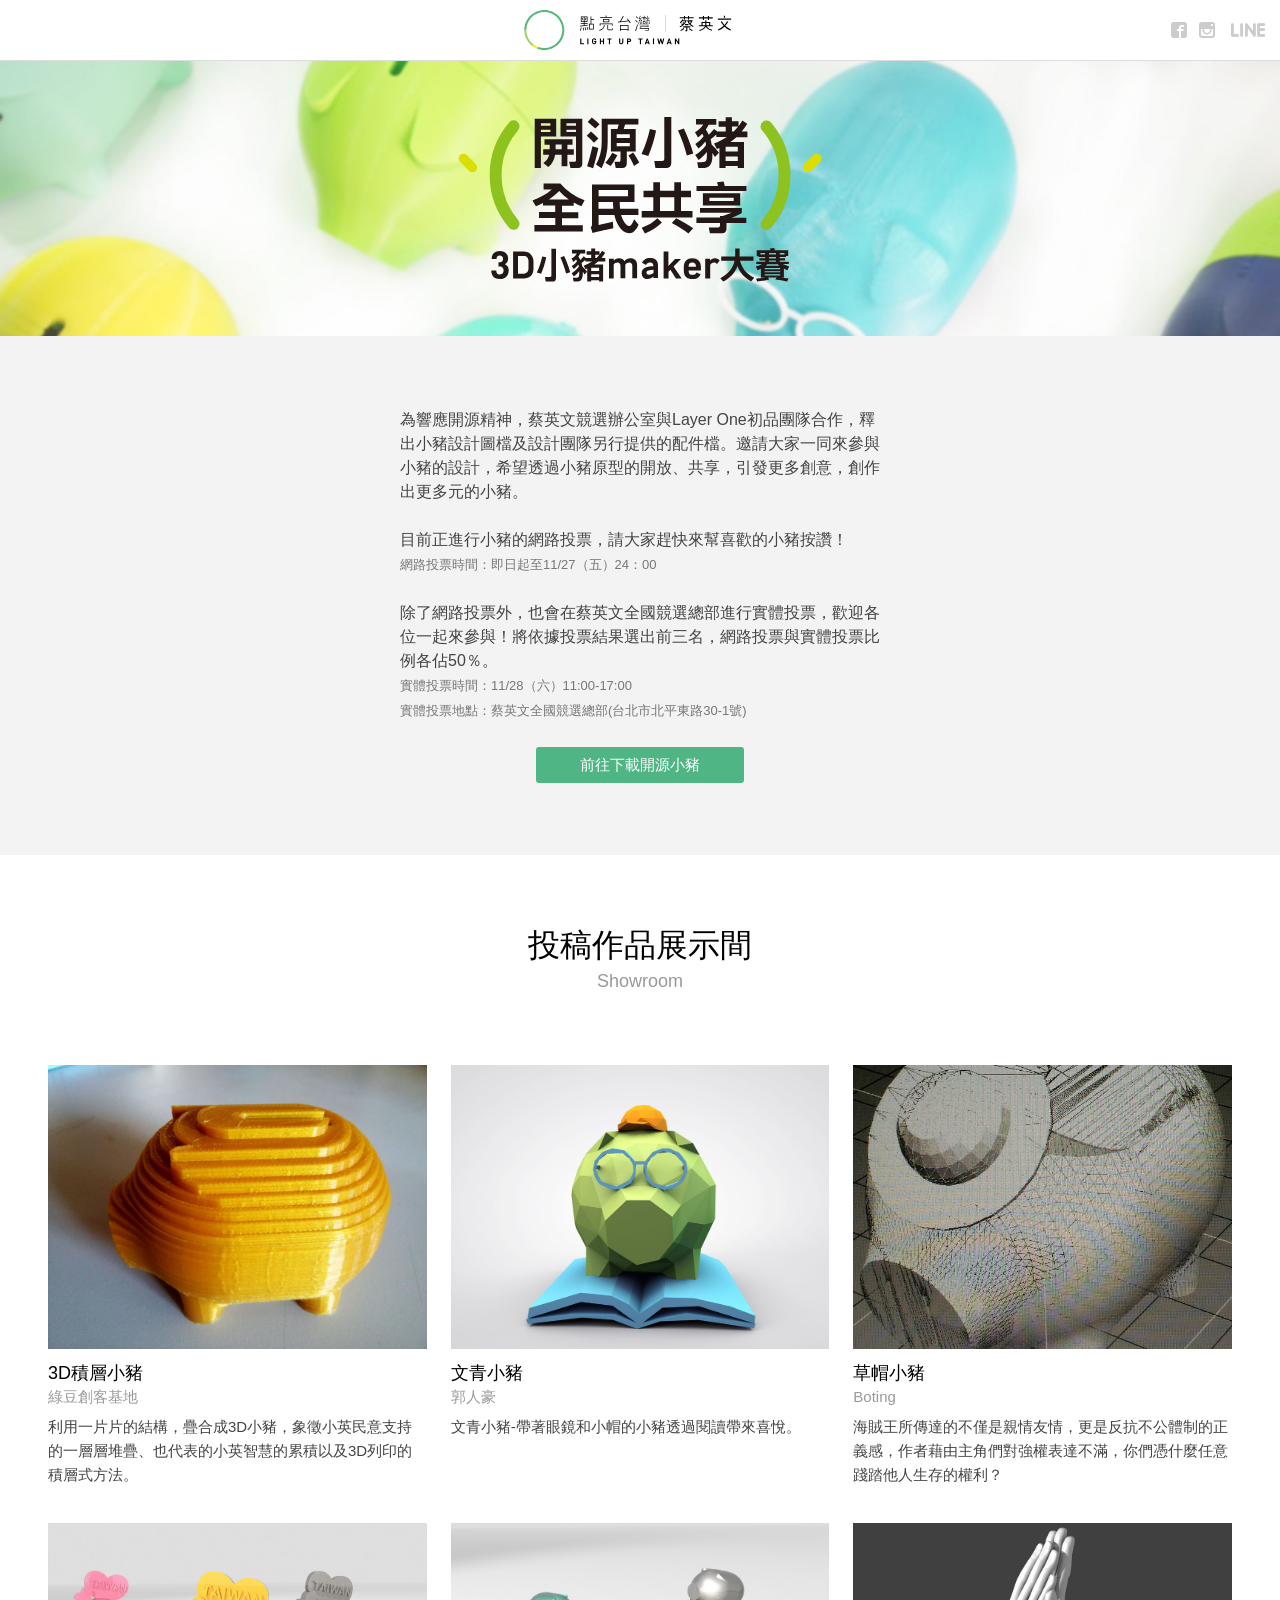
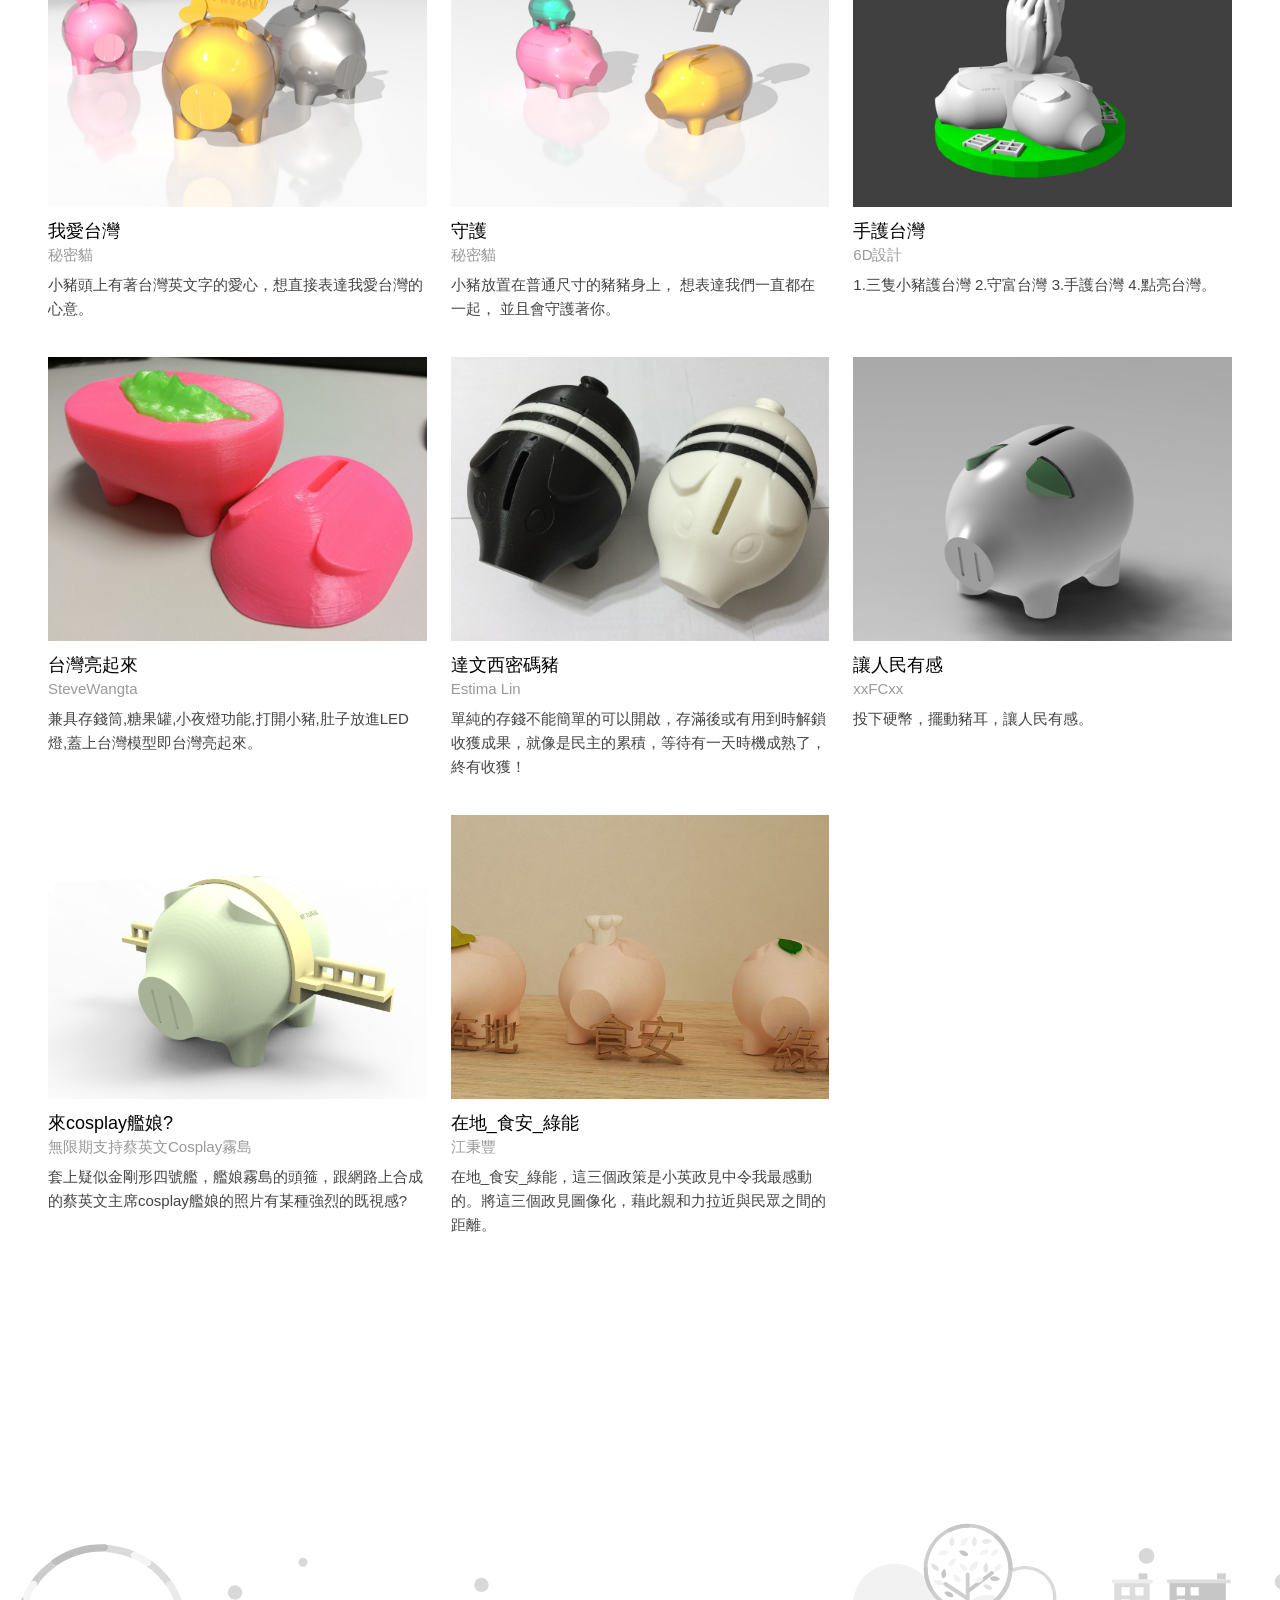
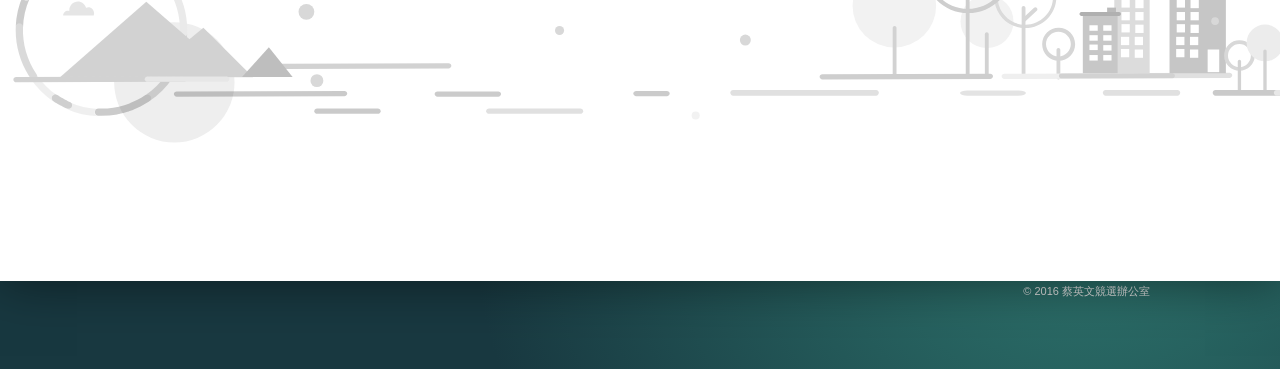
<file: index.html>
<!DOCTYPE html><html lang="zh-TW"><head><meta content="IE=edge,chrome=1" http-equiv="X-UA-Compatible"><meta charset="utf-8"><meta content="width=device-width, initial-scale=1" name="viewport"><link href="/stylesheets/all.css" media="screen" rel="stylesheet" type="text/css" />
<link href="/vendor/icomoon/style.css" media="screen" rel="stylesheet" type="text/css" /><script src="/vendor/modernizr.custom.76886.js" type="text/javascript"></script><script src="//ajax.googleapis.com/ajax/libs/jquery/1.10.2/jquery.min.js" type="text/javascript"></script>
<script src="/vendor/lazysizes.js" type="text/javascript"></script>
<script src="/vendor/macho.js" type="text/javascript"></script>
<script src="/vendor/jquery.waypoints.min.js" type="text/javascript"></script>
<script src="/javascripts/all.js" type="text/javascript"></script><!--[if IE]><link href="/stylesheets/ie.css" media="screen" rel="stylesheet" type="text/css" /><![endif]--><!--[if lt IE 9]><script src="//html5shim.googlecode.com/svn/trunk/html5.js" type="text/javascript"></script><![endif]--><title>開源小豬，全民共享 | 3D 小豬 maker 大賽</title><meta content="開源小豬，全民共享, 3D 小豬 maker 大賽, 點亮台灣, 蔡英文" name="keywords"><meta content="3D 小豬 maker 大賽網路票選" name="description"><meta content="開源小豬，全民共享 | 3D 小豬 maker 大賽" property="og:title"><meta content="開源小豬，全民共享 | 3D 小豬 maker 大賽" property="og:site_name"><meta content="http://piggyfaire.iing.tw/" property="og:url"><meta content="http://localhost:3000/fb.png" property="og:image"><meta content="3D 小豬 maker 大賽網路票選" property="og:description"><meta content="website" property="og:type"><meta content="100002269303618" property="fb:admins"><meta content="1771807498" property="fb:admins"></head><body><div class="page"><div class="page-inner"><div class="header"><div class="logo"><a href="http://iing.tw">點亮台灣 Light UP TAIWAN</a></div><ul class="social-nav"><li><a class="facebook icon-facebook" href="https://www.facebook.com/tsaiingwen" target="_blank"></a></li><li><a class="instagra icon-instagram" href="https://instagram.com/dpp_on_line/" target="_blank"></a></li><li><a class="line icon-line" href="https://line.me/ti/p/%40jce7961i" target="_blank"></a></li></ul></div><div class="content"><div class="hero"><h1 class="logo"><a href="/">開源小豬全民共享</a></h1></div><div class="introduce"><div class="introduce-inner"><p>為響應開源精神，蔡英文競選辦公室與Layer One初品團隊合作，釋出小豬設計圖檔及設計團隊另行提供的配件檔。邀請大家一同來參與小豬的設計，希望透過小豬原型的開放、共享，引發更多創意，創作出更多元的小豬。</p><p>目前正進行小豬的網路投票，請大家趕快來幫喜歡的小豬按讚！<br><span>網路投票時間：即日起至11/27（五）24：00</span></p><p>除了網路投票外，也會在蔡英文全國競選總部進行實體投票，歡迎各位一起來參與！將依據投票結果選出前三名，網路投票與實體投票比例各佔50％。<br><span>實體投票時間：11/28（六）11:00-17:00</span><br><span>實體投票地點：蔡英文全國競選總部(台北市北平東路30-1號)</span></p><p><a class="btn btn_primary" href="http://iing.tw/3d#pigs-download">前往下載開源小豬</a></p></div></div><div class="showcase" id="showcase"><div class="showcase-header"><h2 class="showcase-header-title">投稿作品展示間</h2><h3 class="showcase-header-sub-title">Showroom</h3></div><div class="showcase-list"><a class="showcase-item" href="/post/1.html"><div class="showcase-item-photo" style="background-image: url('/images/post/1.jpg')"></div><h3 class="showcase-item-case-name">3D積層小豬</h3><div class="showcase-item-author">綠豆創客基地</div><div class="showcase-item-info">利用一片片的結構，疊合成3D小豬，象徵小英民意支持的一層層堆疊、也代表的小英智慧的累積以及3D列印的積層式方法。</div></a><a class="showcase-item" href="/post/2.html"><div class="showcase-item-photo" style="background-image: url('/images/post/2.jpg')"></div><h3 class="showcase-item-case-name">文青小豬</h3><div class="showcase-item-author">郭人豪</div><div class="showcase-item-info">文青小豬-帶著眼鏡和小帽的小豬透過閱讀帶來喜悅。</div></a><a class="showcase-item" href="/post/3.html"><div class="showcase-item-photo" style="background-image: url('/images/post/3.jpg')"></div><h3 class="showcase-item-case-name">草帽小豬</h3><div class="showcase-item-author">Boting</div><div class="showcase-item-info">海賊王所傳達的不僅是親情友情，更是反抗不公體制的正義感，作者藉由主角們對強權表達不滿，你們憑什麼任意踐踏他人生存的權利？ </div></a><a class="showcase-item" href="/post/4.html"><div class="showcase-item-photo" style="background-image: url('/images/post/4.jpg')"></div><h3 class="showcase-item-case-name">我愛台灣</h3><div class="showcase-item-author">秘密貓</div><div class="showcase-item-info">小豬頭上有著台灣英文字的愛心，想直接表達我愛台灣的心意。</div></a><a class="showcase-item" href="/post/5.html"><div class="showcase-item-photo" style="background-image: url('/images/post/5.jpg')"></div><h3 class="showcase-item-case-name">守護</h3><div class="showcase-item-author">秘密貓</div><div class="showcase-item-info">小豬放置在普通尺寸的豬豬身上， 想表達我們一直都在一起， 並且會守護著你。</div></a><a class="showcase-item" href="/post/6.html"><div class="showcase-item-photo" style="background-image: url('/images/post/6.jpg')"></div><h3 class="showcase-item-case-name">手護台灣</h3><div class="showcase-item-author">6D設計</div><div class="showcase-item-info">1.三隻小豬護台灣 2.守富台灣 3.手護台灣 4.點亮台灣。</div></a><a class="showcase-item" href="/post/7.html"><div class="showcase-item-photo" style="background-image: url('/images/post/7.jpg')"></div><h3 class="showcase-item-case-name">台灣亮起來</h3><div class="showcase-item-author">SteveWangta</div><div class="showcase-item-info">兼具存錢筒,糖果罐,小夜燈功能,打開小豬,肚子放進LED燈,蓋上台灣模型即台灣亮起來。</div></a><a class="showcase-item" href="/post/8.html"><div class="showcase-item-photo" style="background-image: url('/images/post/8.jpg')"></div><h3 class="showcase-item-case-name">達文西密碼豬</h3><div class="showcase-item-author">Estima Lin</div><div class="showcase-item-info">單純的存錢不能簡單的可以開啟，存滿後或有用到時解鎖收獲成果，就像是民主的累積，等待有一天時機成熟了，終有收獲！</div></a><a class="showcase-item" href="/post/9.html"><div class="showcase-item-photo" style="background-image: url('/images/post/9.jpg')"></div><h3 class="showcase-item-case-name">讓人民有感</h3><div class="showcase-item-author">xxFCxx</div><div class="showcase-item-info">投下硬幣，擺動豬耳，讓人民有感。</div></a><a class="showcase-item" href="/post/10.html"><div class="showcase-item-photo" style="background-image: url('/images/post/10.jpg')"></div><h3 class="showcase-item-case-name">來cosplay艦娘?</h3><div class="showcase-item-author">無限期支持蔡英文Cosplay霧島</div><div class="showcase-item-info">套上疑似金剛形四號艦，艦娘霧島的頭箍，跟網路上合成的蔡英文主席cosplay艦娘的照片有某種強烈的既視感?</div></a><a class="showcase-item" href="/post/11.html"><div class="showcase-item-photo" style="background-image: url('/images/post/11.jpg')"></div><h3 class="showcase-item-case-name">在地_食安_綠能</h3><div class="showcase-item-author">江秉豐</div><div class="showcase-item-info">在地_食安_綠能，這三個政策是小英政見中令我最感動的。將這三個政見圖像化，藉此親和力拉近與民眾之間的距離。</div></a></div></div></div><div class="page-bottom-illustrator"></div><div class="back-to-top-wrap"><a class="back-to-top" href="#top">Top</a></div></div><div class="site-info"><div class="container"><a href="#top"><div class="site-name">開源小豬，全民共享 | 3D 小豬 maker 大賽</div><div class="site-url">http://piggyfaire.iing.tw/</div></a></div></div></div><div class="footer"><div class="container"><div class="site-list"><a class="site" href="http://donate.iing.tw"><div class="site-logo site-logo_donate"></div><div class="site-meta site-title">蔡英文競選小額募款</div><div class="site-meta site-subtitle">donate.iing.tw</div></a><a class="site" href="http://melody.iing.tw"><div class="site-logo site-logo_melody"></div><div class="site-meta site-title">台灣美樂地</div><div class="site-meta site-subtitle">melody.iing.tw</div></a><a class="site" href="http://light.iing.tw"><div class="site-logo site-logo_hope"></div><div class="site-meta site-title">在地希望線上博覽會</div><div class="site-meta site-subtitle">light.iing.tw</div></a></div></div><div class="footer-logo"></div><div class="copy">&copy; 2016 蔡英文競選辦公室</div></div></body></html>
</file>
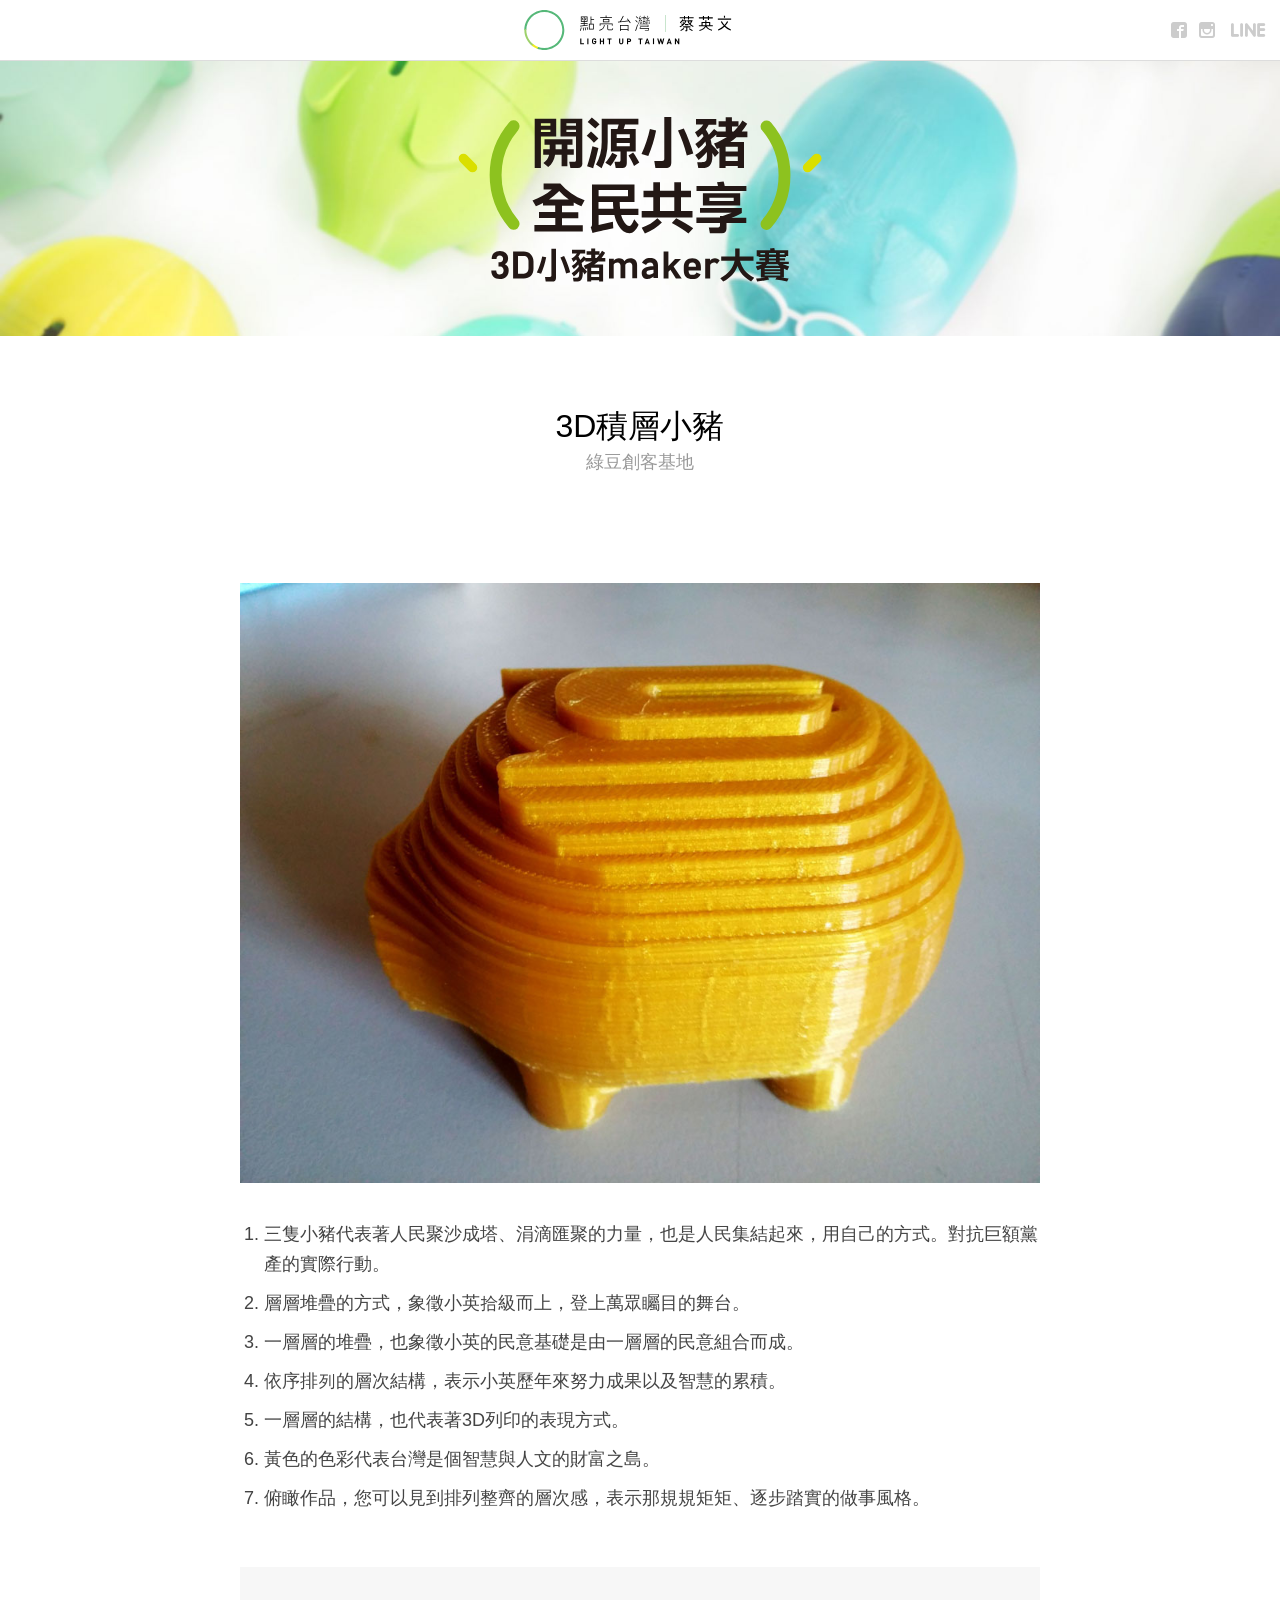
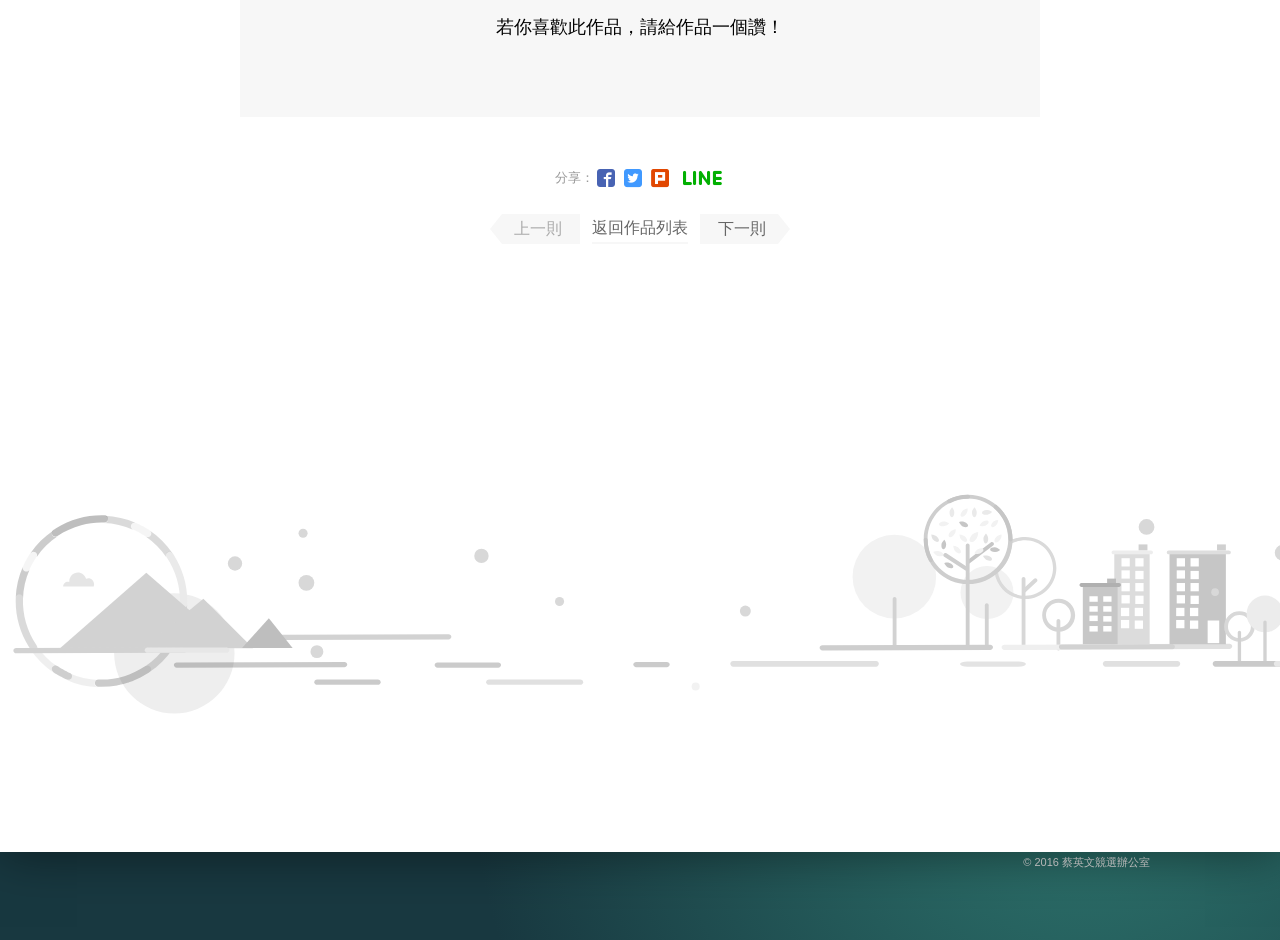
<file: post/1.html>
<!DOCTYPE html><html lang="zh-TW"><head><meta content="IE=edge,chrome=1" http-equiv="X-UA-Compatible"><meta charset="utf-8"><meta content="width=device-width, initial-scale=1" name="viewport"><link href="/stylesheets/all.css" media="screen" rel="stylesheet" type="text/css" />
<link href="/vendor/icomoon/style.css" media="screen" rel="stylesheet" type="text/css" /><script src="/vendor/modernizr.custom.76886.js" type="text/javascript"></script><script src="//ajax.googleapis.com/ajax/libs/jquery/1.10.2/jquery.min.js" type="text/javascript"></script>
<script src="/vendor/lazysizes.js" type="text/javascript"></script>
<script src="/vendor/macho.js" type="text/javascript"></script>
<script src="/vendor/jquery.waypoints.min.js" type="text/javascript"></script>
<script src="/javascripts/all.js" type="text/javascript"></script><!--[if IE]><link href="/stylesheets/ie.css" media="screen" rel="stylesheet" type="text/css" /><![endif]--><!--[if lt IE 9]><script src="//html5shim.googlecode.com/svn/trunk/html5.js" type="text/javascript"></script><![endif]--><title>3D積層小豬｜3D 小豬 maker 大賽</title><meta content="開源小豬，全民共享, 3D 小豬 maker 大賽, 點亮台灣, 蔡英文" name="keywords"><meta content="3D 小豬 maker 大賽網路票選" name="description"><meta content="3D積層小豬｜3D 小豬 maker 大賽" property="og:title"><meta content="開源小豬，全民共享 | 3D 小豬 maker 大賽" property="og:site_name"><meta content="/images/post/1.jpg" property="og:image"><meta content="利用一片片的結構，疊合成3D小豬，象徵小英民意支持的一層層堆疊、也代表的小英智慧的累積以及3D列印的積層式方法。" property="og:description"><meta content="website" property="og:type"><meta content="100002269303618" property="fb:admins"><meta content="1771807498" property="fb:admins"></head><body><div class="page"><div class="page-inner"><div class="header"><div class="logo"><a href="http://iing.tw">點亮台灣 Light UP TAIWAN</a></div><ul class="social-nav"><li><a class="facebook icon-facebook" href="https://www.facebook.com/tsaiingwen" target="_blank"></a></li><li><a class="instagra icon-instagram" href="https://instagram.com/dpp_on_line/" target="_blank"></a></li><li><a class="line icon-line" href="https://line.me/ti/p/%40jce7961i" target="_blank"></a></li></ul></div><div class="content"><div class="hero"><h1 class="logo"><a href="/">開源小豬全民共享</a></h1></div><div class="post"><div class="container container_single-article"><div class="post-header"><h2 class="post-title">3D積層小豬</h2><span class="post-author">綠豆創客基地</span><div class="fb-like" data-action="like" data-colorscheme="light" data-href="http://piggyfaire.iing.tw/1.html" data-layout="button_count" data-share="false" data-show-faces="true"></div><img class="post-cover" src="/images/post/1.jpg"></div><div class="post-content article"><ol>
  <li>三隻小豬代表著人民聚沙成塔、涓滴匯聚的力量，也是人民集結起來，用自己的方式。對抗巨額黨產的實際行動。</li>
  <li>層層堆疊的方式，象徵小英拾級而上，登上萬眾矚目的舞台。</li>
  <li>一層層的堆疊，也象徵小英的民意基礎是由一層層的民意組合而成。</li>
  <li>依序排列的層次結構，表示小英歷年來努力成果以及智慧的累積。</li>
  <li>一層層的結構，也代表著3D列印的表現方式。</li>
  <li>黃色的色彩代表台灣是個智慧與人文的財富之島。</li>
  <li>俯瞰作品，您可以見到排列整齊的層次感，表示那規規矩矩、逐步踏實的做事風格。</li>
</ol>
</div><div class="post-footer"><div class="post-vote"><span class="post-vote-text">若你喜歡此作品，<span class="no-wrap">請給作品一個讚！</span></span><span class="fb-like" data-action="like" data-colorscheme="light" data-href="http://piggyfaire.iing.tw/1.html" data-layout="button_count" data-share="false" data-show-faces="true"></span></div><div class="post-share"><span class="post-share-title">分享：</span><a class="post-share-btn icon-facebook" href="https://www.facebook.com/sharer/sharer.php?u=http://piggyfaire.iing.tw/post/1.html" target="_blank"></a><a class="post-share-btn icon-twitter" href="https://twitter.com/intent/tweet?hashtags=LightUpTaiwan,點亮台灣,開源小豬，全民共享,3D小豬maker大賽&amp;text=3D積層小豬｜3D小豬maker大賽&amp;url=http://piggyfaire.iing.tw/post/1.html/&amp;via=iingwen" target="_blank"></a><a class="post-share-btn icon-plurk" href="http://www.plurk.com/?qualifier=shares&status=http://piggyfaire.iing.tw/post/1" target="_blank"></a><a class="post-share-btn icon-line" href="#" target="_blank"></a></div><div class="pager"><span class="pager-item prev is-disabled"><div class="pager-title">上一則</div></span><a class="pager-item pager-item_return" href="/#showcase">返回作品列表</a><a class="pager-item next" href="/post/2.html"><div class="pager-title">下一則</div></a></div></div><div id="fb-root"></div>
<script>(function(d, s, id) {
  var js, fjs = d.getElementsByTagName(s)[0];
  if (d.getElementById(id)) return;
  js = d.createElement(s); js.id = id;
  js.src = "//connect.facebook.net/zh_TW/sdk.js#xfbml=1&version=v2.5";
  fjs.parentNode.insertBefore(js, fjs);
}(document, 'script', 'facebook-jssdk'));</script>
</div></div></div><div class="page-bottom-illustrator"></div><div class="back-to-top-wrap"><a class="back-to-top" href="#top">Top</a></div></div><div class="site-info"><div class="container"><a href="#top"><div class="site-name">開源小豬，全民共享 | 3D 小豬 maker 大賽</div><div class="site-url">http://piggyfaire.iing.tw/</div></a></div></div></div><div class="footer"><div class="container"><div class="site-list"><a class="site" href="http://donate.iing.tw"><div class="site-logo site-logo_donate"></div><div class="site-meta site-title">蔡英文競選小額募款</div><div class="site-meta site-subtitle">donate.iing.tw</div></a><a class="site" href="http://melody.iing.tw"><div class="site-logo site-logo_melody"></div><div class="site-meta site-title">台灣美樂地</div><div class="site-meta site-subtitle">melody.iing.tw</div></a><a class="site" href="http://light.iing.tw"><div class="site-logo site-logo_hope"></div><div class="site-meta site-title">在地希望線上博覽會</div><div class="site-meta site-subtitle">light.iing.tw</div></a></div></div><div class="footer-logo"></div><div class="copy">&copy; 2016 蔡英文競選辦公室</div></div></body></html>
</file>
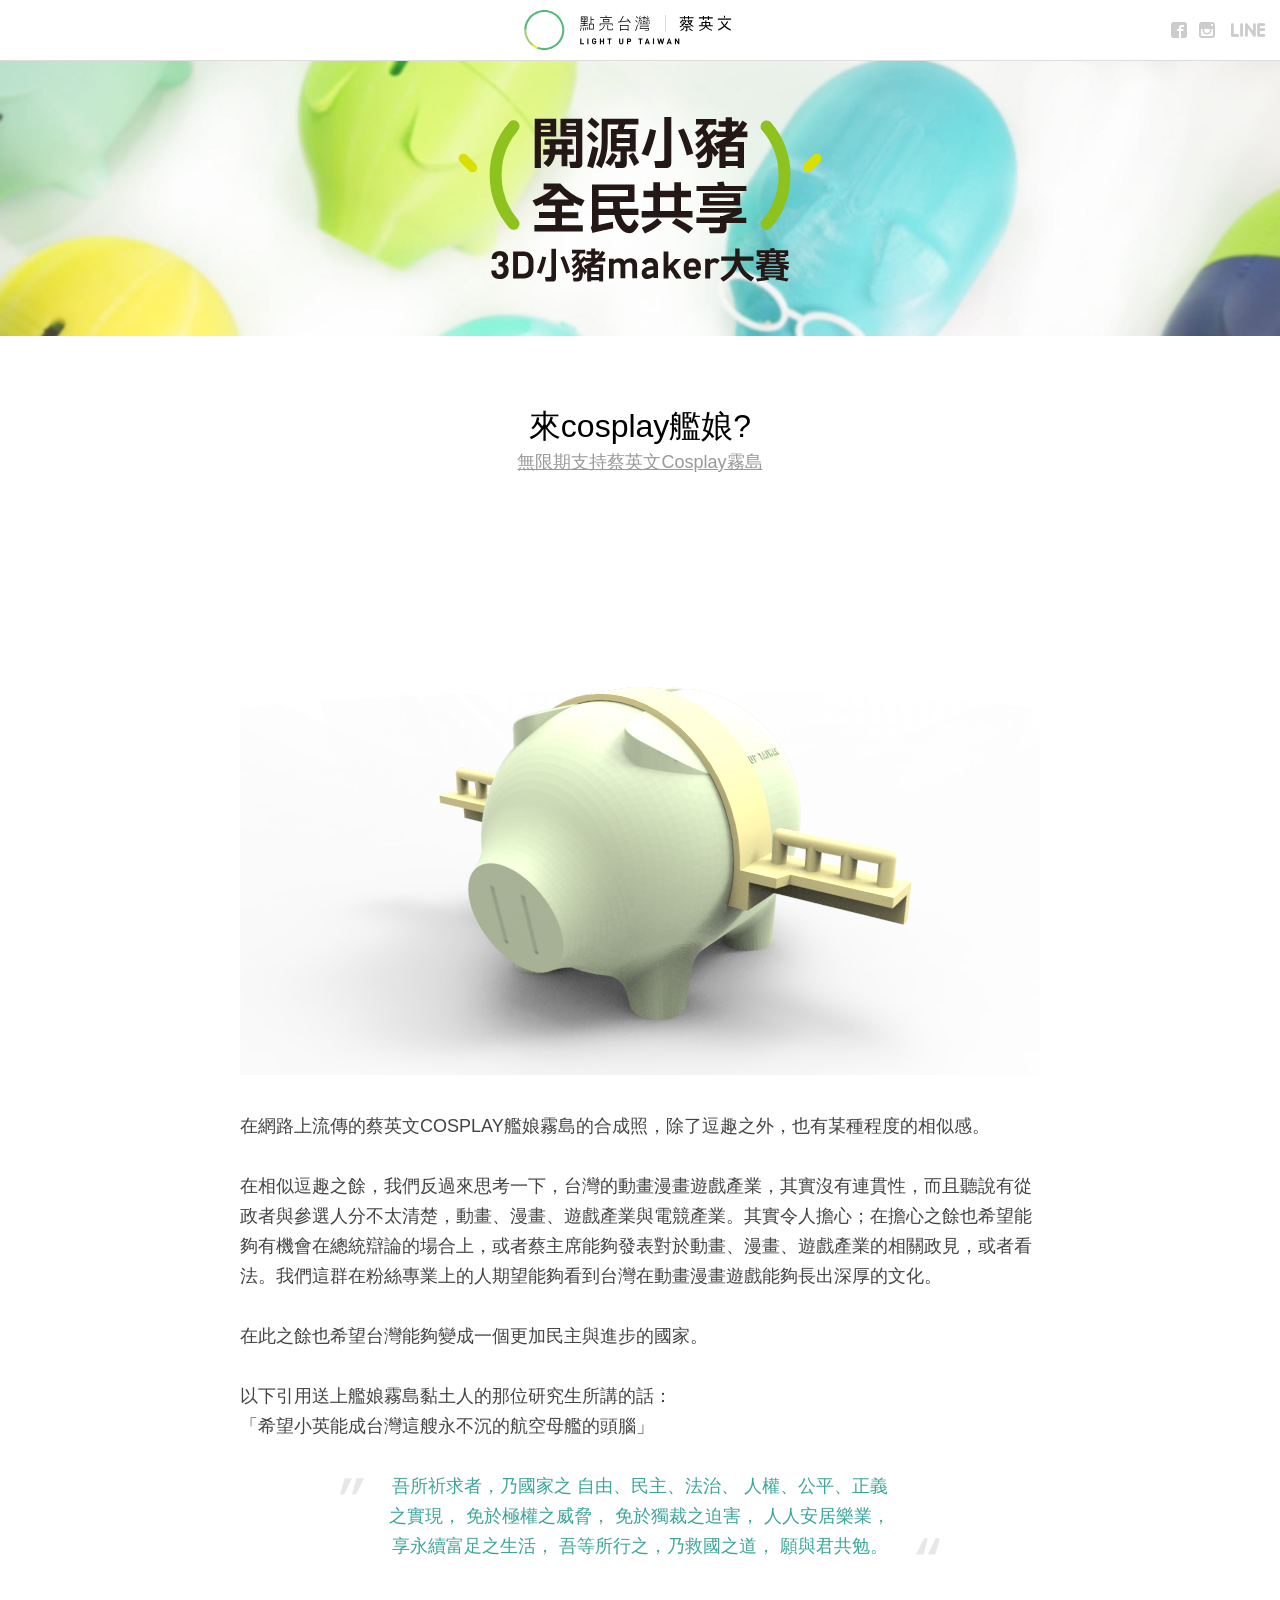
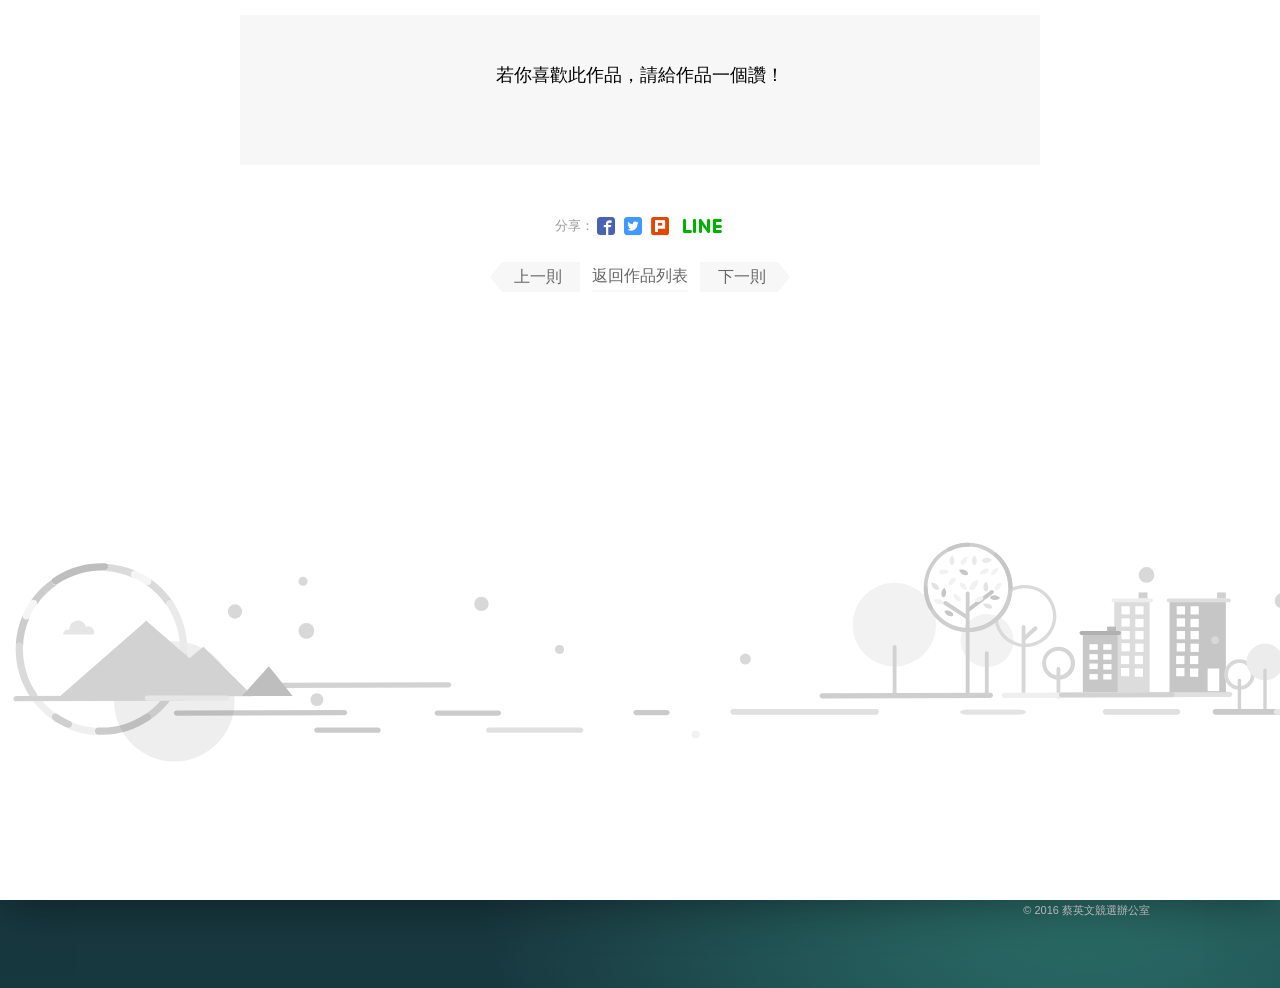
<file: post/10.html>
<!DOCTYPE html><html lang="zh-TW"><head><meta content="IE=edge,chrome=1" http-equiv="X-UA-Compatible"><meta charset="utf-8"><meta content="width=device-width, initial-scale=1" name="viewport"><link href="/stylesheets/all.css" media="screen" rel="stylesheet" type="text/css" />
<link href="/vendor/icomoon/style.css" media="screen" rel="stylesheet" type="text/css" /><script src="/vendor/modernizr.custom.76886.js" type="text/javascript"></script><script src="//ajax.googleapis.com/ajax/libs/jquery/1.10.2/jquery.min.js" type="text/javascript"></script>
<script src="/vendor/lazysizes.js" type="text/javascript"></script>
<script src="/vendor/macho.js" type="text/javascript"></script>
<script src="/vendor/jquery.waypoints.min.js" type="text/javascript"></script>
<script src="/javascripts/all.js" type="text/javascript"></script><!--[if IE]><link href="/stylesheets/ie.css" media="screen" rel="stylesheet" type="text/css" /><![endif]--><!--[if lt IE 9]><script src="//html5shim.googlecode.com/svn/trunk/html5.js" type="text/javascript"></script><![endif]--><title>來cosplay艦娘?｜3D 小豬 maker 大賽</title><meta content="開源小豬，全民共享, 3D 小豬 maker 大賽, 點亮台灣, 蔡英文" name="keywords"><meta content="3D 小豬 maker 大賽網路票選" name="description"><meta content="來cosplay艦娘?｜3D 小豬 maker 大賽" property="og:title"><meta content="開源小豬，全民共享 | 3D 小豬 maker 大賽" property="og:site_name"><meta content="/images/post/10.jpg" property="og:image"><meta content="套上疑似金剛形四號艦，艦娘霧島的頭箍，跟網路上合成的蔡英文主席cosplay艦娘的照片有某種強烈的既視感?" property="og:description"><meta content="website" property="og:type"><meta content="100002269303618" property="fb:admins"><meta content="1771807498" property="fb:admins"></head><body><div class="page"><div class="page-inner"><div class="header"><div class="logo"><a href="http://iing.tw">點亮台灣 Light UP TAIWAN</a></div><ul class="social-nav"><li><a class="facebook icon-facebook" href="https://www.facebook.com/tsaiingwen" target="_blank"></a></li><li><a class="instagra icon-instagram" href="https://instagram.com/dpp_on_line/" target="_blank"></a></li><li><a class="line icon-line" href="https://line.me/ti/p/%40jce7961i" target="_blank"></a></li></ul></div><div class="content"><div class="hero"><h1 class="logo"><a href="/">開源小豬全民共享</a></h1></div><div class="post"><div class="container container_single-article"><div class="post-header"><h2 class="post-title">來cosplay艦娘?</h2><a class="post-author" href="https://www.facebook.com/%E7%84%A1%E9%99%90%E6%9C%9F%E6%94%AF%E6%8C%81%E8%94%A1%E8%8B%B1%E6%96%87Cosplay%E9%9C%A7%E5%B3%B6-911200002290599/" target="_blank">無限期支持蔡英文Cosplay霧島</a><div class="fb-like" data-action="like" data-colorscheme="light" data-href="http://piggyfaire.iing.tw/10.html" data-layout="button_count" data-share="false" data-show-faces="true"></div><img class="post-cover" src="/images/post/10.jpg"></div><div class="post-content article"><p>在網路上流傳的蔡英文COSPLAY艦娘霧島的合成照，除了逗趣之外，也有某種程度的相似感。</p>

<p>在相似逗趣之餘，我們反過來思考一下，台灣的動畫漫畫遊戲產業，其實沒有連貫性，而且聽說有從政者與參選人分不太清楚，動畫、漫畫、遊戲產業與電競產業。其實令人擔心；在擔心之餘也希望能夠有機會在總統辯論的場合上，或者蔡主席能夠發表對於動畫、漫畫、遊戲產業的相關政見，或者看法。我們這群在粉絲專業上的人期望能夠看到台灣在動畫漫畫遊戲能夠長出深厚的文化。</p>

<p>在此之餘也希望台灣能夠變成一個更加民主與進步的國家。</p>

<p>以下引用送上艦娘霧島黏土人的那位研究生所講的話：<br />
「希望小英能成台灣這艘永不沉的航空母艦的頭腦」</p>

<blockquote>
  <p>吾所祈求者，乃國家之
自由、民主、法治、
人權、公平、正義之實現，
免於極權之威脅，
免於獨裁之迫害，
人人安居樂業，享永續富足之生活，
吾等所行之，乃救國之道，
願與君共勉。</p>
</blockquote>
</div><div class="post-footer"><div class="post-vote"><span class="post-vote-text">若你喜歡此作品，<span class="no-wrap">請給作品一個讚！</span></span><span class="fb-like" data-action="like" data-colorscheme="light" data-href="http://piggyfaire.iing.tw/10.html" data-layout="button_count" data-share="false" data-show-faces="true"></span></div><div class="post-share"><span class="post-share-title">分享：</span><a class="post-share-btn icon-facebook" href="https://www.facebook.com/sharer/sharer.php?u=http://piggyfaire.iing.tw/post/10.html" target="_blank"></a><a class="post-share-btn icon-twitter" href="https://twitter.com/intent/tweet?hashtags=LightUpTaiwan,點亮台灣,開源小豬，全民共享,3D小豬maker大賽&amp;text=來cosplay艦娘?｜3D小豬maker大賽&amp;url=http://piggyfaire.iing.tw/post/10.html/&amp;via=iingwen" target="_blank"></a><a class="post-share-btn icon-plurk" href="http://www.plurk.com/?qualifier=shares&status=http://piggyfaire.iing.tw/post/10" target="_blank"></a><a class="post-share-btn icon-line" href="#" target="_blank"></a></div><div class="pager"><a class="pager-item prev" href="/post/9.html"><div class="pager-title">上一則</div></a><a class="pager-item pager-item_return" href="/#showcase">返回作品列表</a><a class="pager-item next" href="/post/11.html"><div class="pager-title">下一則</div></a></div></div><div id="fb-root"></div>
<script>(function(d, s, id) {
  var js, fjs = d.getElementsByTagName(s)[0];
  if (d.getElementById(id)) return;
  js = d.createElement(s); js.id = id;
  js.src = "//connect.facebook.net/zh_TW/sdk.js#xfbml=1&version=v2.5";
  fjs.parentNode.insertBefore(js, fjs);
}(document, 'script', 'facebook-jssdk'));</script>
</div></div></div><div class="page-bottom-illustrator"></div><div class="back-to-top-wrap"><a class="back-to-top" href="#top">Top</a></div></div><div class="site-info"><div class="container"><a href="#top"><div class="site-name">開源小豬，全民共享 | 3D 小豬 maker 大賽</div><div class="site-url">http://piggyfaire.iing.tw/</div></a></div></div></div><div class="footer"><div class="container"><div class="site-list"><a class="site" href="http://donate.iing.tw"><div class="site-logo site-logo_donate"></div><div class="site-meta site-title">蔡英文競選小額募款</div><div class="site-meta site-subtitle">donate.iing.tw</div></a><a class="site" href="http://melody.iing.tw"><div class="site-logo site-logo_melody"></div><div class="site-meta site-title">台灣美樂地</div><div class="site-meta site-subtitle">melody.iing.tw</div></a><a class="site" href="http://light.iing.tw"><div class="site-logo site-logo_hope"></div><div class="site-meta site-title">在地希望線上博覽會</div><div class="site-meta site-subtitle">light.iing.tw</div></a></div></div><div class="footer-logo"></div><div class="copy">&copy; 2016 蔡英文競選辦公室</div></div></body></html>
</file>
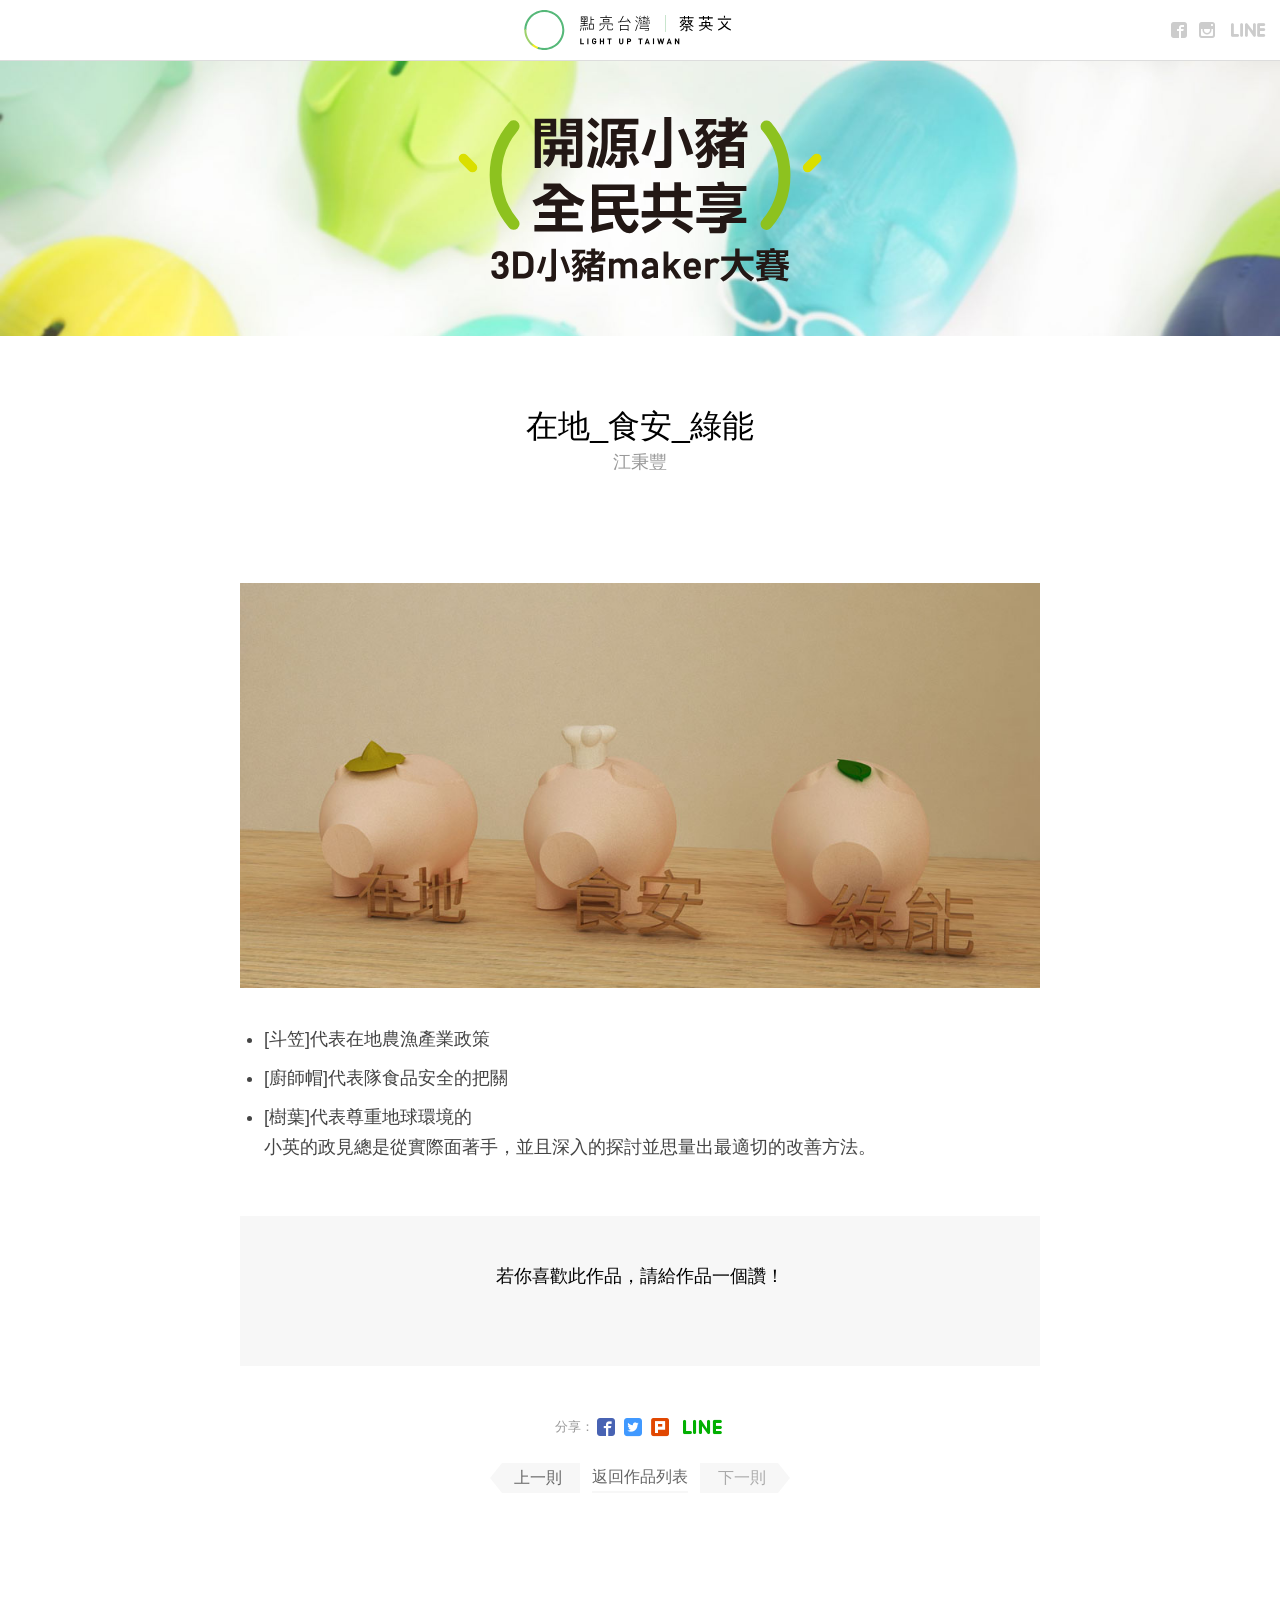
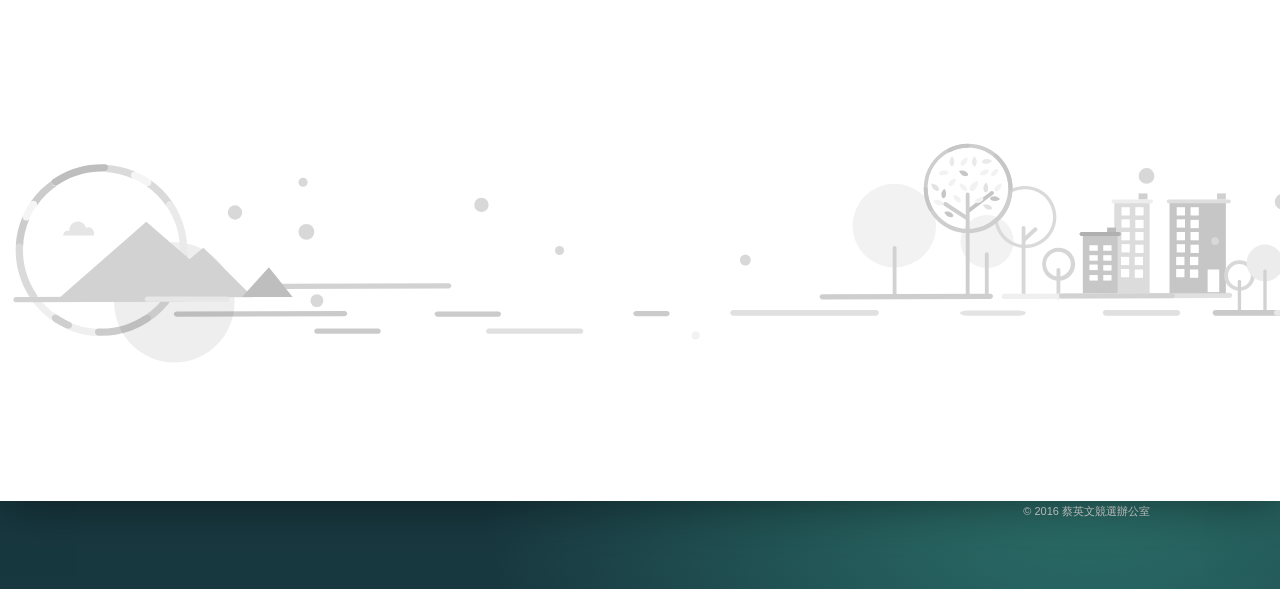
<file: post/11.html>
<!DOCTYPE html><html lang="zh-TW"><head><meta content="IE=edge,chrome=1" http-equiv="X-UA-Compatible"><meta charset="utf-8"><meta content="width=device-width, initial-scale=1" name="viewport"><link href="/stylesheets/all.css" media="screen" rel="stylesheet" type="text/css" />
<link href="/vendor/icomoon/style.css" media="screen" rel="stylesheet" type="text/css" /><script src="/vendor/modernizr.custom.76886.js" type="text/javascript"></script><script src="//ajax.googleapis.com/ajax/libs/jquery/1.10.2/jquery.min.js" type="text/javascript"></script>
<script src="/vendor/lazysizes.js" type="text/javascript"></script>
<script src="/vendor/macho.js" type="text/javascript"></script>
<script src="/vendor/jquery.waypoints.min.js" type="text/javascript"></script>
<script src="/javascripts/all.js" type="text/javascript"></script><!--[if IE]><link href="/stylesheets/ie.css" media="screen" rel="stylesheet" type="text/css" /><![endif]--><!--[if lt IE 9]><script src="//html5shim.googlecode.com/svn/trunk/html5.js" type="text/javascript"></script><![endif]--><title>在地_食安_綠能｜3D 小豬 maker 大賽</title><meta content="開源小豬，全民共享, 3D 小豬 maker 大賽, 點亮台灣, 蔡英文" name="keywords"><meta content="3D 小豬 maker 大賽網路票選" name="description"><meta content="在地_食安_綠能｜3D 小豬 maker 大賽" property="og:title"><meta content="開源小豬，全民共享 | 3D 小豬 maker 大賽" property="og:site_name"><meta content="/images/post/11.jpg" property="og:image"><meta content="在地_食安_綠能，這三個政策是小英政見中令我最感動的。將這三個政見圖像化，藉此親和力拉近與民眾之間的距離。" property="og:description"><meta content="website" property="og:type"><meta content="100002269303618" property="fb:admins"><meta content="1771807498" property="fb:admins"></head><body><div class="page"><div class="page-inner"><div class="header"><div class="logo"><a href="http://iing.tw">點亮台灣 Light UP TAIWAN</a></div><ul class="social-nav"><li><a class="facebook icon-facebook" href="https://www.facebook.com/tsaiingwen" target="_blank"></a></li><li><a class="instagra icon-instagram" href="https://instagram.com/dpp_on_line/" target="_blank"></a></li><li><a class="line icon-line" href="https://line.me/ti/p/%40jce7961i" target="_blank"></a></li></ul></div><div class="content"><div class="hero"><h1 class="logo"><a href="/">開源小豬全民共享</a></h1></div><div class="post"><div class="container container_single-article"><div class="post-header"><h2 class="post-title">在地_食安_綠能</h2><span class="post-author">江秉豐</span><div class="fb-like" data-action="like" data-colorscheme="light" data-href="http://piggyfaire.iing.tw/11.html" data-layout="button_count" data-share="false" data-show-faces="true"></div><img class="post-cover" src="/images/post/11.jpg"></div><div class="post-content article"><ul>
  <li>[斗笠]代表在地農漁產業政策</li>
  <li>[廚師帽]代表隊食品安全的把關</li>
  <li>[樹葉]代表尊重地球環境的<br />
小英的政見總是從實際面著手，並且深入的探討並思量出最適切的改善方法。</li>
</ul>
</div><div class="post-footer"><div class="post-vote"><span class="post-vote-text">若你喜歡此作品，<span class="no-wrap">請給作品一個讚！</span></span><span class="fb-like" data-action="like" data-colorscheme="light" data-href="http://piggyfaire.iing.tw/11.html" data-layout="button_count" data-share="false" data-show-faces="true"></span></div><div class="post-share"><span class="post-share-title">分享：</span><a class="post-share-btn icon-facebook" href="https://www.facebook.com/sharer/sharer.php?u=http://piggyfaire.iing.tw/post/11.html" target="_blank"></a><a class="post-share-btn icon-twitter" href="https://twitter.com/intent/tweet?hashtags=LightUpTaiwan,點亮台灣,開源小豬，全民共享,3D小豬maker大賽&amp;text=在地_食安_綠能｜3D小豬maker大賽&amp;url=http://piggyfaire.iing.tw/post/11.html/&amp;via=iingwen" target="_blank"></a><a class="post-share-btn icon-plurk" href="http://www.plurk.com/?qualifier=shares&status=http://piggyfaire.iing.tw/post/11" target="_blank"></a><a class="post-share-btn icon-line" href="#" target="_blank"></a></div><div class="pager"><a class="pager-item prev" href="/post/10.html"><div class="pager-title">上一則</div></a><a class="pager-item pager-item_return" href="/#showcase">返回作品列表</a><a class="pager-item next is-disabled"><div class="pager-title">下一則</div></a></div></div><div id="fb-root"></div>
<script>(function(d, s, id) {
  var js, fjs = d.getElementsByTagName(s)[0];
  if (d.getElementById(id)) return;
  js = d.createElement(s); js.id = id;
  js.src = "//connect.facebook.net/zh_TW/sdk.js#xfbml=1&version=v2.5";
  fjs.parentNode.insertBefore(js, fjs);
}(document, 'script', 'facebook-jssdk'));</script>
</div></div></div><div class="page-bottom-illustrator"></div><div class="back-to-top-wrap"><a class="back-to-top" href="#top">Top</a></div></div><div class="site-info"><div class="container"><a href="#top"><div class="site-name">開源小豬，全民共享 | 3D 小豬 maker 大賽</div><div class="site-url">http://piggyfaire.iing.tw/</div></a></div></div></div><div class="footer"><div class="container"><div class="site-list"><a class="site" href="http://donate.iing.tw"><div class="site-logo site-logo_donate"></div><div class="site-meta site-title">蔡英文競選小額募款</div><div class="site-meta site-subtitle">donate.iing.tw</div></a><a class="site" href="http://melody.iing.tw"><div class="site-logo site-logo_melody"></div><div class="site-meta site-title">台灣美樂地</div><div class="site-meta site-subtitle">melody.iing.tw</div></a><a class="site" href="http://light.iing.tw"><div class="site-logo site-logo_hope"></div><div class="site-meta site-title">在地希望線上博覽會</div><div class="site-meta site-subtitle">light.iing.tw</div></a></div></div><div class="footer-logo"></div><div class="copy">&copy; 2016 蔡英文競選辦公室</div></div></body></html>
</file>
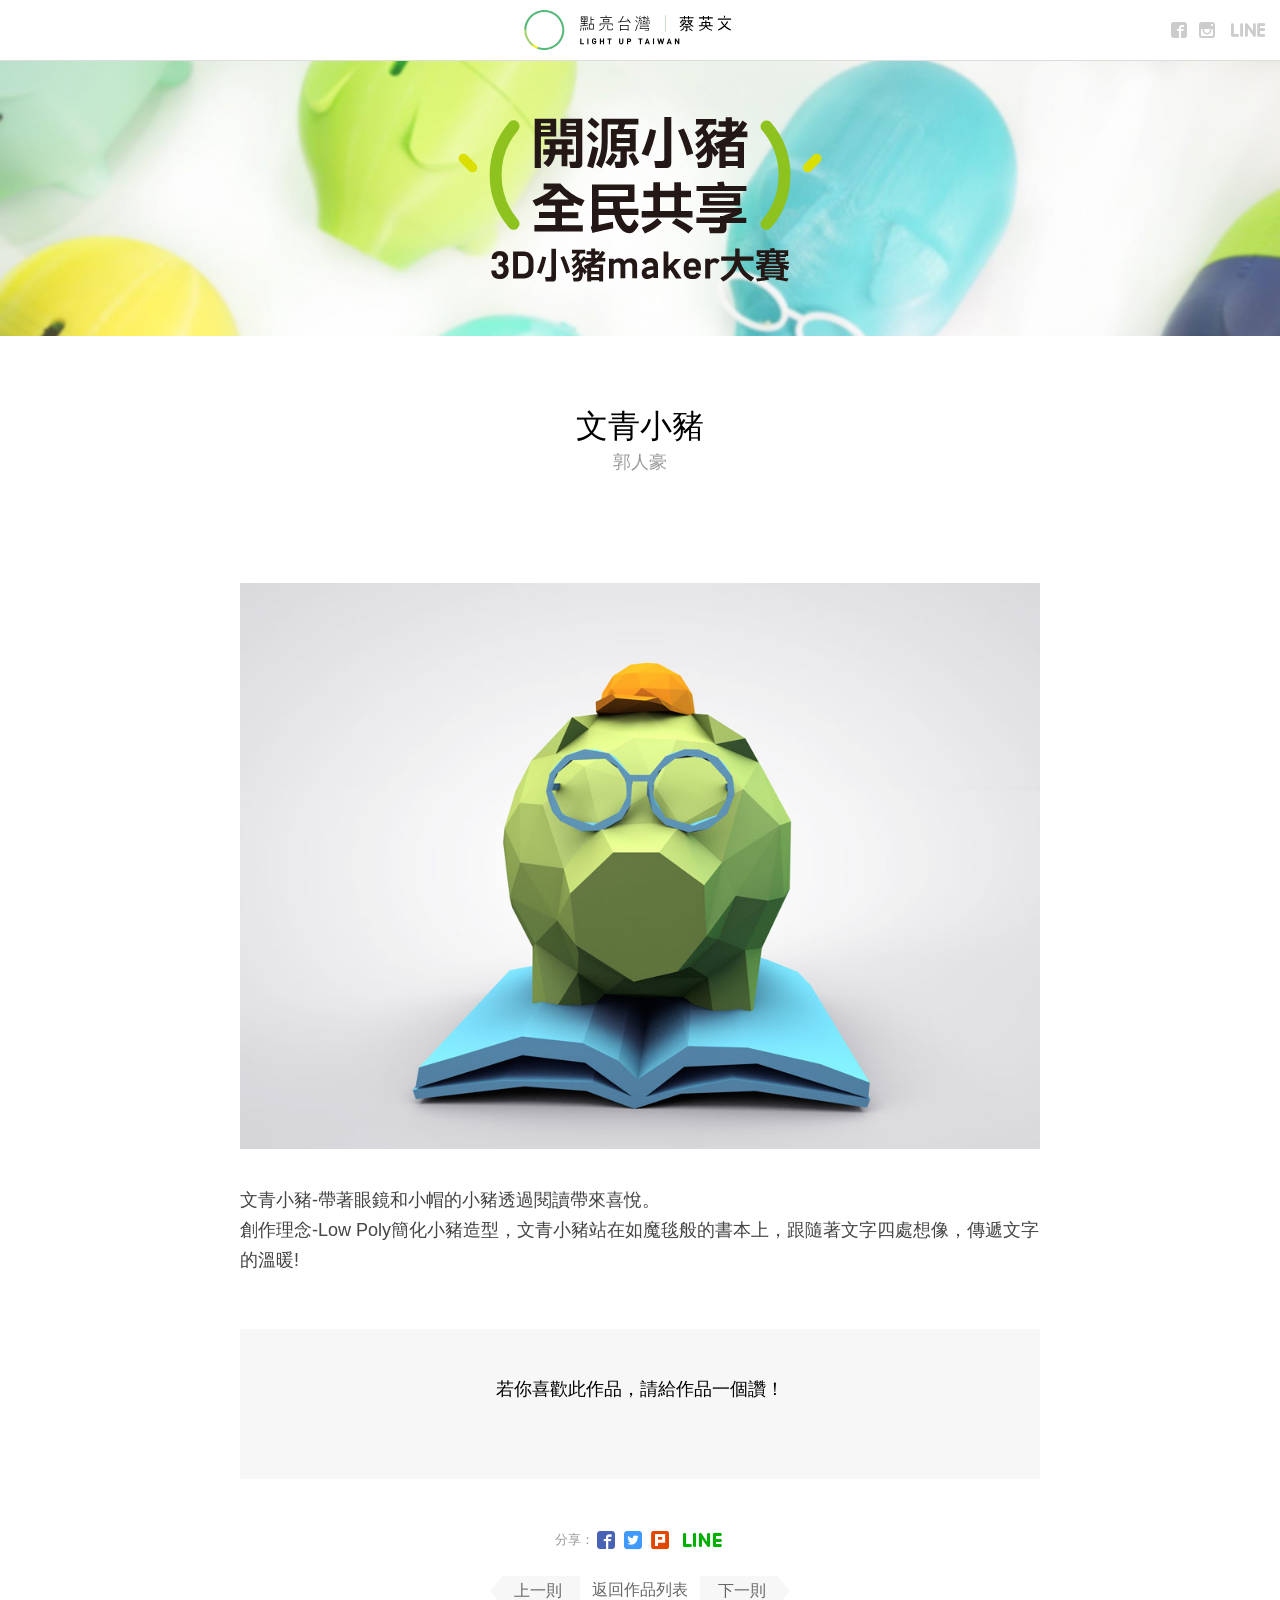
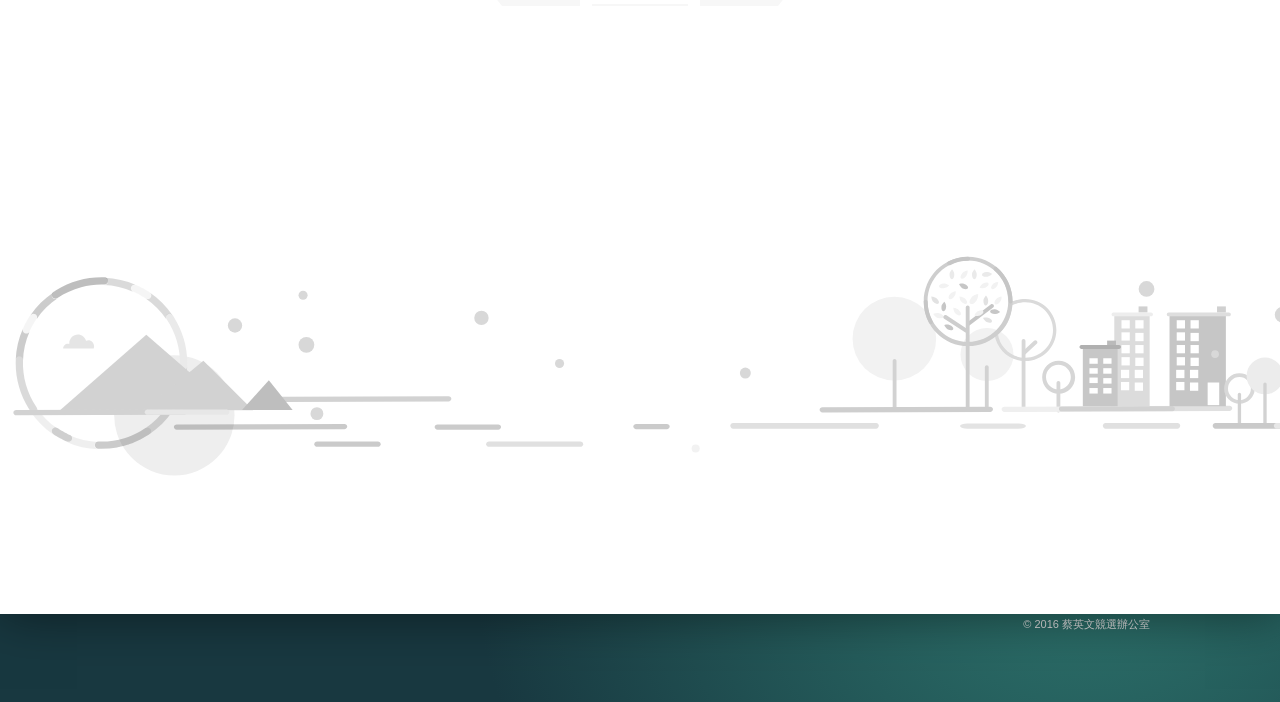
<file: post/2.html>
<!DOCTYPE html><html lang="zh-TW"><head><meta content="IE=edge,chrome=1" http-equiv="X-UA-Compatible"><meta charset="utf-8"><meta content="width=device-width, initial-scale=1" name="viewport"><link href="/stylesheets/all.css" media="screen" rel="stylesheet" type="text/css" />
<link href="/vendor/icomoon/style.css" media="screen" rel="stylesheet" type="text/css" /><script src="/vendor/modernizr.custom.76886.js" type="text/javascript"></script><script src="//ajax.googleapis.com/ajax/libs/jquery/1.10.2/jquery.min.js" type="text/javascript"></script>
<script src="/vendor/lazysizes.js" type="text/javascript"></script>
<script src="/vendor/macho.js" type="text/javascript"></script>
<script src="/vendor/jquery.waypoints.min.js" type="text/javascript"></script>
<script src="/javascripts/all.js" type="text/javascript"></script><!--[if IE]><link href="/stylesheets/ie.css" media="screen" rel="stylesheet" type="text/css" /><![endif]--><!--[if lt IE 9]><script src="//html5shim.googlecode.com/svn/trunk/html5.js" type="text/javascript"></script><![endif]--><title>文青小豬｜3D 小豬 maker 大賽</title><meta content="開源小豬，全民共享, 3D 小豬 maker 大賽, 點亮台灣, 蔡英文" name="keywords"><meta content="3D 小豬 maker 大賽網路票選" name="description"><meta content="文青小豬｜3D 小豬 maker 大賽" property="og:title"><meta content="開源小豬，全民共享 | 3D 小豬 maker 大賽" property="og:site_name"><meta content="/images/post/2.jpg" property="og:image"><meta content="文青小豬-帶著眼鏡和小帽的小豬透過閱讀帶來喜悅。" property="og:description"><meta content="website" property="og:type"><meta content="100002269303618" property="fb:admins"><meta content="1771807498" property="fb:admins"></head><body><div class="page"><div class="page-inner"><div class="header"><div class="logo"><a href="http://iing.tw">點亮台灣 Light UP TAIWAN</a></div><ul class="social-nav"><li><a class="facebook icon-facebook" href="https://www.facebook.com/tsaiingwen" target="_blank"></a></li><li><a class="instagra icon-instagram" href="https://instagram.com/dpp_on_line/" target="_blank"></a></li><li><a class="line icon-line" href="https://line.me/ti/p/%40jce7961i" target="_blank"></a></li></ul></div><div class="content"><div class="hero"><h1 class="logo"><a href="/">開源小豬全民共享</a></h1></div><div class="post"><div class="container container_single-article"><div class="post-header"><h2 class="post-title">文青小豬</h2><span class="post-author">郭人豪</span><div class="fb-like" data-action="like" data-colorscheme="light" data-href="http://piggyfaire.iing.tw/2.html" data-layout="button_count" data-share="false" data-show-faces="true"></div><img class="post-cover" src="/images/post/2.jpg"></div><div class="post-content article"><p>文青小豬-帶著眼鏡和小帽的小豬透過閱讀帶來喜悅。 <br />
創作理念-Low Poly簡化小豬造型，文青小豬站在如魔毯般的書本上，跟隨著文字四處想像，傳遞文字的溫暖!</p>
</div><div class="post-footer"><div class="post-vote"><span class="post-vote-text">若你喜歡此作品，<span class="no-wrap">請給作品一個讚！</span></span><span class="fb-like" data-action="like" data-colorscheme="light" data-href="http://piggyfaire.iing.tw/2.html" data-layout="button_count" data-share="false" data-show-faces="true"></span></div><div class="post-share"><span class="post-share-title">分享：</span><a class="post-share-btn icon-facebook" href="https://www.facebook.com/sharer/sharer.php?u=http://piggyfaire.iing.tw/post/2.html" target="_blank"></a><a class="post-share-btn icon-twitter" href="https://twitter.com/intent/tweet?hashtags=LightUpTaiwan,點亮台灣,開源小豬，全民共享,3D小豬maker大賽&amp;text=文青小豬｜3D小豬maker大賽&amp;url=http://piggyfaire.iing.tw/post/2.html/&amp;via=iingwen" target="_blank"></a><a class="post-share-btn icon-plurk" href="http://www.plurk.com/?qualifier=shares&status=http://piggyfaire.iing.tw/post/2" target="_blank"></a><a class="post-share-btn icon-line" href="#" target="_blank"></a></div><div class="pager"><a class="pager-item prev" href="/post/1.html"><div class="pager-title">上一則</div></a><a class="pager-item pager-item_return" href="/#showcase">返回作品列表</a><a class="pager-item next" href="/post/3.html"><div class="pager-title">下一則</div></a></div></div><div id="fb-root"></div>
<script>(function(d, s, id) {
  var js, fjs = d.getElementsByTagName(s)[0];
  if (d.getElementById(id)) return;
  js = d.createElement(s); js.id = id;
  js.src = "//connect.facebook.net/zh_TW/sdk.js#xfbml=1&version=v2.5";
  fjs.parentNode.insertBefore(js, fjs);
}(document, 'script', 'facebook-jssdk'));</script>
</div></div></div><div class="page-bottom-illustrator"></div><div class="back-to-top-wrap"><a class="back-to-top" href="#top">Top</a></div></div><div class="site-info"><div class="container"><a href="#top"><div class="site-name">開源小豬，全民共享 | 3D 小豬 maker 大賽</div><div class="site-url">http://piggyfaire.iing.tw/</div></a></div></div></div><div class="footer"><div class="container"><div class="site-list"><a class="site" href="http://donate.iing.tw"><div class="site-logo site-logo_donate"></div><div class="site-meta site-title">蔡英文競選小額募款</div><div class="site-meta site-subtitle">donate.iing.tw</div></a><a class="site" href="http://melody.iing.tw"><div class="site-logo site-logo_melody"></div><div class="site-meta site-title">台灣美樂地</div><div class="site-meta site-subtitle">melody.iing.tw</div></a><a class="site" href="http://light.iing.tw"><div class="site-logo site-logo_hope"></div><div class="site-meta site-title">在地希望線上博覽會</div><div class="site-meta site-subtitle">light.iing.tw</div></a></div></div><div class="footer-logo"></div><div class="copy">&copy; 2016 蔡英文競選辦公室</div></div></body></html>
</file>
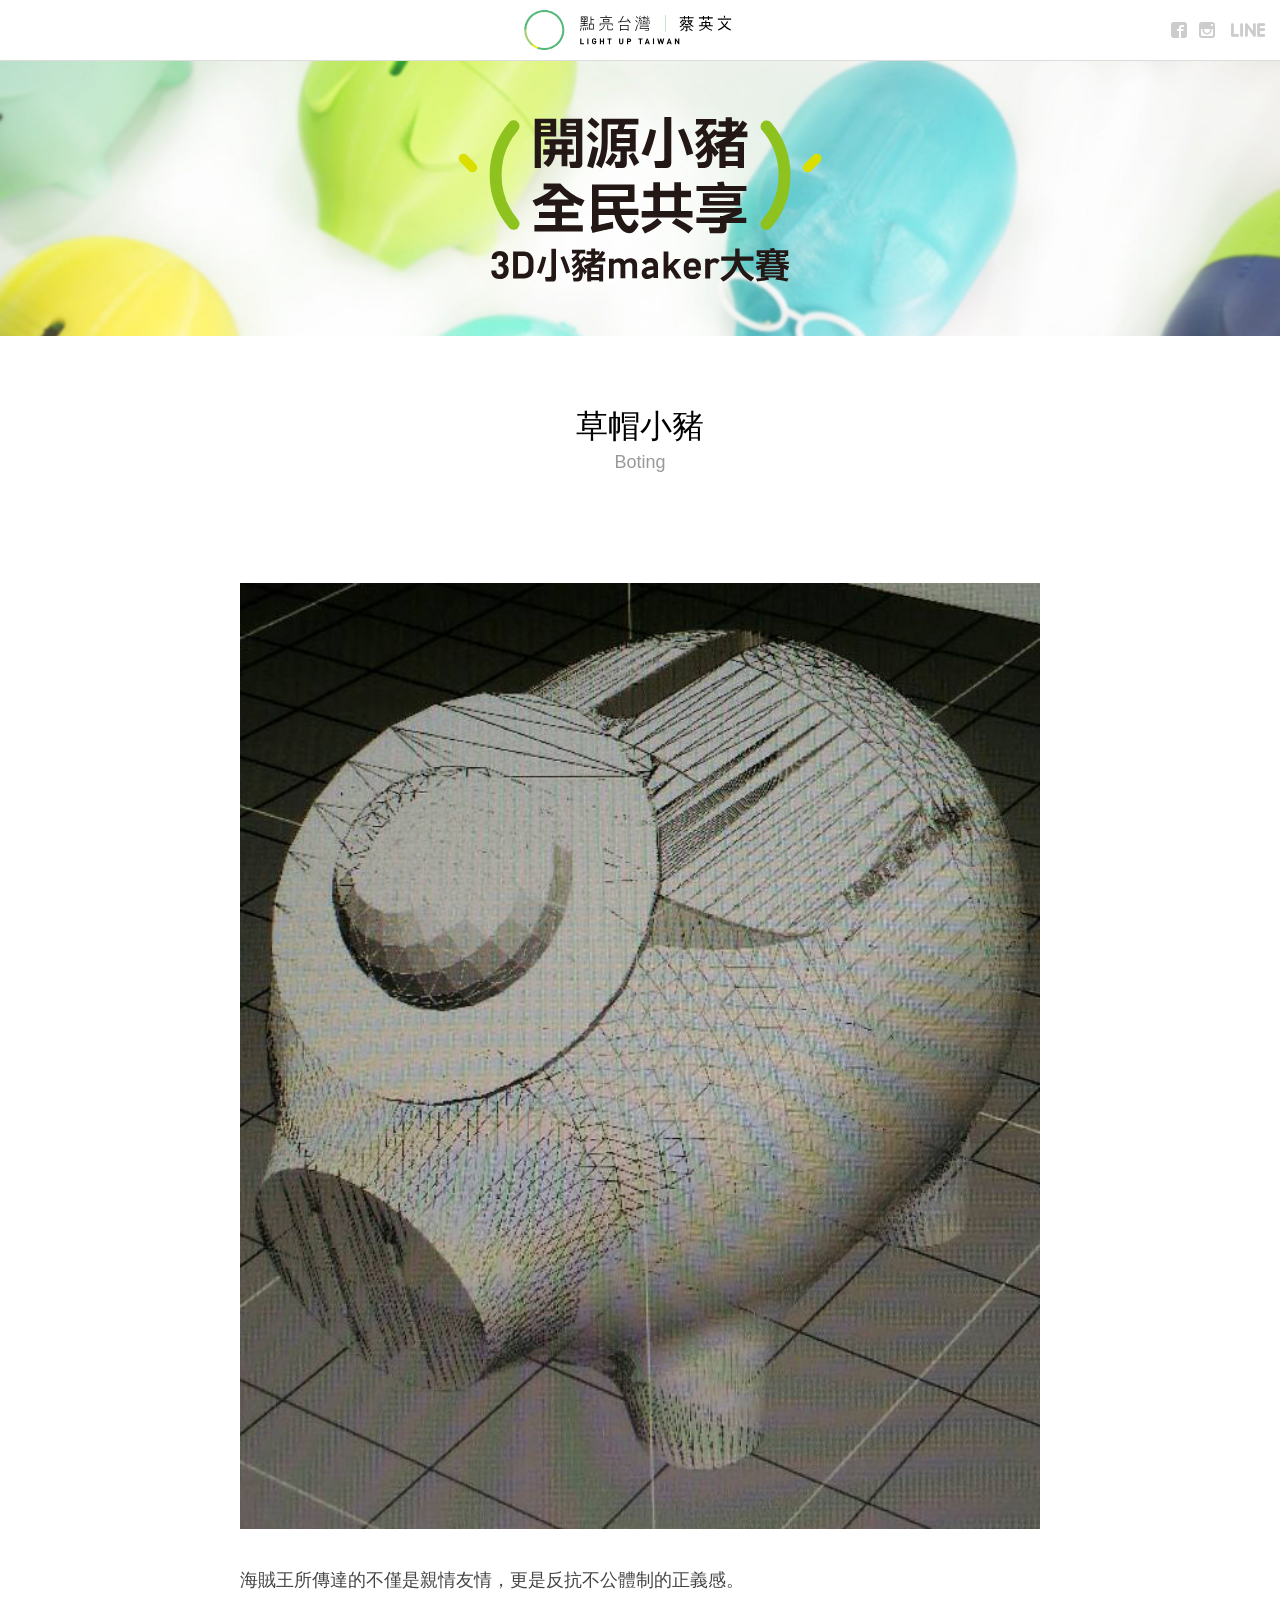
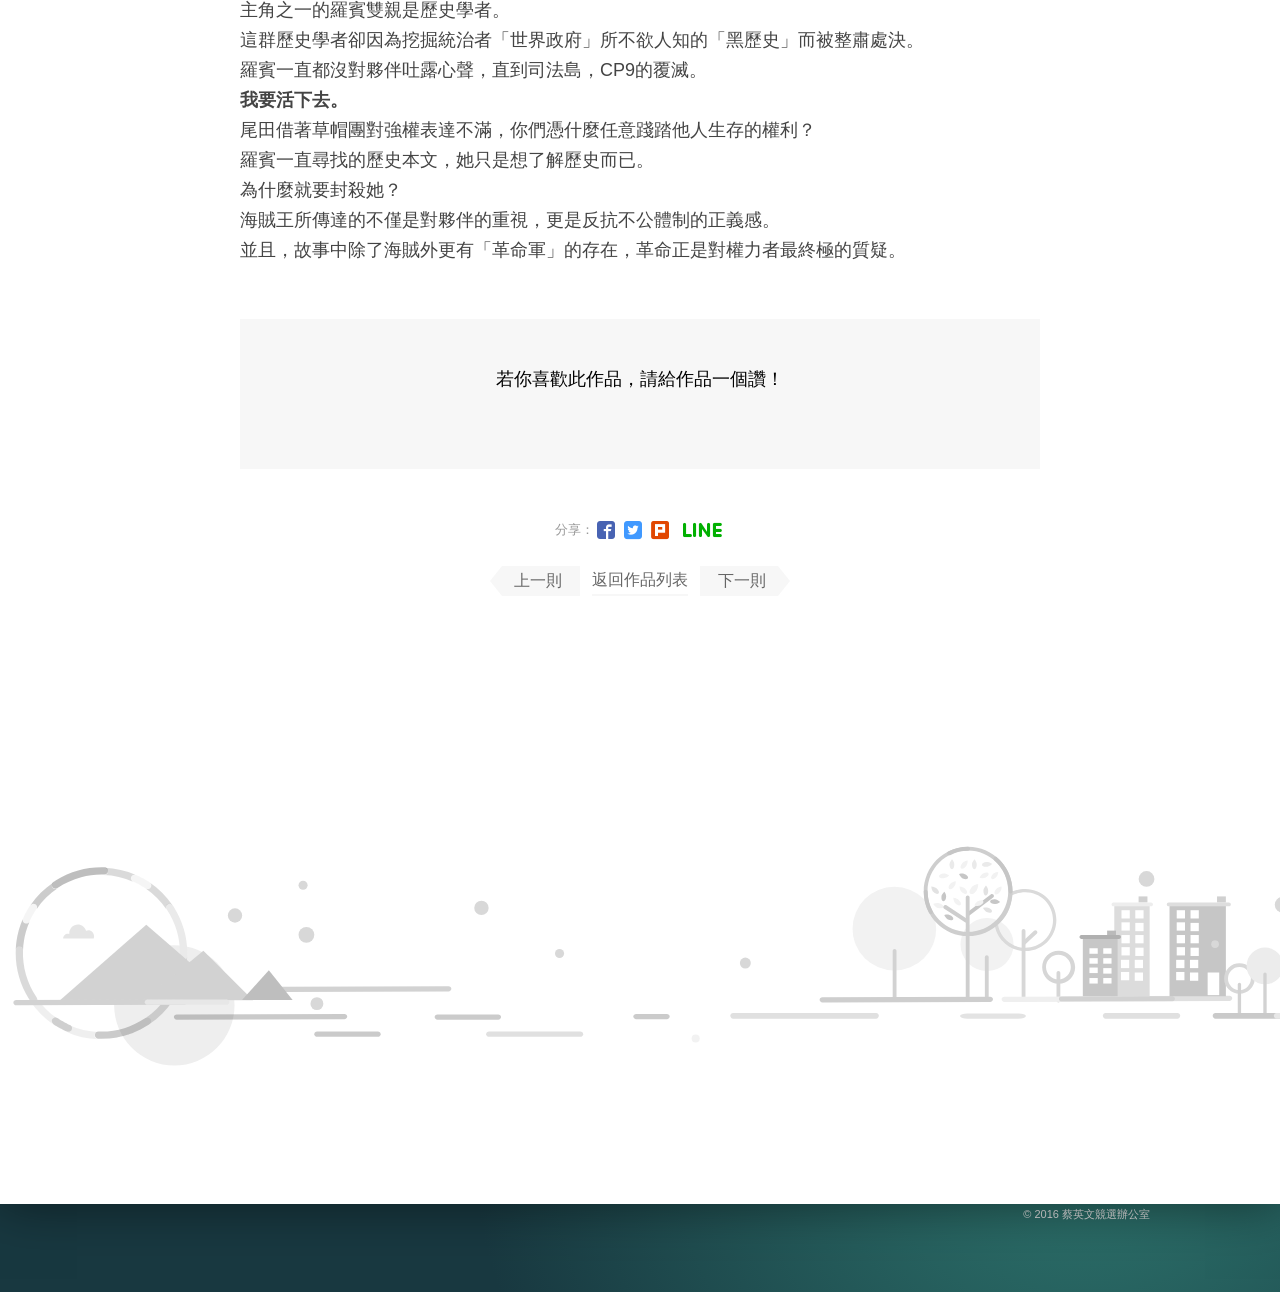
<file: post/3.html>
<!DOCTYPE html><html lang="zh-TW"><head><meta content="IE=edge,chrome=1" http-equiv="X-UA-Compatible"><meta charset="utf-8"><meta content="width=device-width, initial-scale=1" name="viewport"><link href="/stylesheets/all.css" media="screen" rel="stylesheet" type="text/css" />
<link href="/vendor/icomoon/style.css" media="screen" rel="stylesheet" type="text/css" /><script src="/vendor/modernizr.custom.76886.js" type="text/javascript"></script><script src="//ajax.googleapis.com/ajax/libs/jquery/1.10.2/jquery.min.js" type="text/javascript"></script>
<script src="/vendor/lazysizes.js" type="text/javascript"></script>
<script src="/vendor/macho.js" type="text/javascript"></script>
<script src="/vendor/jquery.waypoints.min.js" type="text/javascript"></script>
<script src="/javascripts/all.js" type="text/javascript"></script><!--[if IE]><link href="/stylesheets/ie.css" media="screen" rel="stylesheet" type="text/css" /><![endif]--><!--[if lt IE 9]><script src="//html5shim.googlecode.com/svn/trunk/html5.js" type="text/javascript"></script><![endif]--><title>草帽小豬｜3D 小豬 maker 大賽</title><meta content="開源小豬，全民共享, 3D 小豬 maker 大賽, 點亮台灣, 蔡英文" name="keywords"><meta content="3D 小豬 maker 大賽網路票選" name="description"><meta content="草帽小豬｜3D 小豬 maker 大賽" property="og:title"><meta content="開源小豬，全民共享 | 3D 小豬 maker 大賽" property="og:site_name"><meta content="/images/post/3.jpg" property="og:image"><meta content="海賊王所傳達的不僅是親情友情，更是反抗不公體制的正義感，作者藉由主角們對強權表達不滿，你們憑什麼任意踐踏他人生存的權利？ " property="og:description"><meta content="website" property="og:type"><meta content="100002269303618" property="fb:admins"><meta content="1771807498" property="fb:admins"></head><body><div class="page"><div class="page-inner"><div class="header"><div class="logo"><a href="http://iing.tw">點亮台灣 Light UP TAIWAN</a></div><ul class="social-nav"><li><a class="facebook icon-facebook" href="https://www.facebook.com/tsaiingwen" target="_blank"></a></li><li><a class="instagra icon-instagram" href="https://instagram.com/dpp_on_line/" target="_blank"></a></li><li><a class="line icon-line" href="https://line.me/ti/p/%40jce7961i" target="_blank"></a></li></ul></div><div class="content"><div class="hero"><h1 class="logo"><a href="/">開源小豬全民共享</a></h1></div><div class="post"><div class="container container_single-article"><div class="post-header"><h2 class="post-title">草帽小豬</h2><span class="post-author">Boting</span><div class="fb-like" data-action="like" data-colorscheme="light" data-href="http://piggyfaire.iing.tw/3.html" data-layout="button_count" data-share="false" data-show-faces="true"></div><img class="post-cover" src="/images/post/3.jpg"></div><div class="post-content article"><p>海賊王所傳達的不僅是親情友情，更是反抗不公體制的正義感。<br />
主角之一的羅賓雙親是歷史學者。<br />
這群歷史學者卻因為挖掘統治者「世界政府」所不欲人知的「黑歷史」而被整肅處決。<br />
羅賓一直都沒對夥伴吐露心聲，直到司法島，CP9的覆滅。<br />
<strong>我要活下去。</strong><br />
尾田借著草帽團對強權表達不滿，你們憑什麼任意踐踏他人生存的權利？<br />
羅賓一直尋找的歷史本文，她只是想了解歷史而已。<br />
為什麼就要封殺她？<br />
海賊王所傳達的不僅是對夥伴的重視，更是反抗不公體制的正義感。<br />
並且，故事中除了海賊外更有「革命軍」的存在，革命正是對權力者最終極的質疑。<br /></p>
</div><div class="post-footer"><div class="post-vote"><span class="post-vote-text">若你喜歡此作品，<span class="no-wrap">請給作品一個讚！</span></span><span class="fb-like" data-action="like" data-colorscheme="light" data-href="http://piggyfaire.iing.tw/3.html" data-layout="button_count" data-share="false" data-show-faces="true"></span></div><div class="post-share"><span class="post-share-title">分享：</span><a class="post-share-btn icon-facebook" href="https://www.facebook.com/sharer/sharer.php?u=http://piggyfaire.iing.tw/post/3.html" target="_blank"></a><a class="post-share-btn icon-twitter" href="https://twitter.com/intent/tweet?hashtags=LightUpTaiwan,點亮台灣,開源小豬，全民共享,3D小豬maker大賽&amp;text=草帽小豬｜3D小豬maker大賽&amp;url=http://piggyfaire.iing.tw/post/3.html/&amp;via=iingwen" target="_blank"></a><a class="post-share-btn icon-plurk" href="http://www.plurk.com/?qualifier=shares&status=http://piggyfaire.iing.tw/post/3" target="_blank"></a><a class="post-share-btn icon-line" href="#" target="_blank"></a></div><div class="pager"><a class="pager-item prev" href="/post/2.html"><div class="pager-title">上一則</div></a><a class="pager-item pager-item_return" href="/#showcase">返回作品列表</a><a class="pager-item next" href="/post/4.html"><div class="pager-title">下一則</div></a></div></div><div id="fb-root"></div>
<script>(function(d, s, id) {
  var js, fjs = d.getElementsByTagName(s)[0];
  if (d.getElementById(id)) return;
  js = d.createElement(s); js.id = id;
  js.src = "//connect.facebook.net/zh_TW/sdk.js#xfbml=1&version=v2.5";
  fjs.parentNode.insertBefore(js, fjs);
}(document, 'script', 'facebook-jssdk'));</script>
</div></div></div><div class="page-bottom-illustrator"></div><div class="back-to-top-wrap"><a class="back-to-top" href="#top">Top</a></div></div><div class="site-info"><div class="container"><a href="#top"><div class="site-name">開源小豬，全民共享 | 3D 小豬 maker 大賽</div><div class="site-url">http://piggyfaire.iing.tw/</div></a></div></div></div><div class="footer"><div class="container"><div class="site-list"><a class="site" href="http://donate.iing.tw"><div class="site-logo site-logo_donate"></div><div class="site-meta site-title">蔡英文競選小額募款</div><div class="site-meta site-subtitle">donate.iing.tw</div></a><a class="site" href="http://melody.iing.tw"><div class="site-logo site-logo_melody"></div><div class="site-meta site-title">台灣美樂地</div><div class="site-meta site-subtitle">melody.iing.tw</div></a><a class="site" href="http://light.iing.tw"><div class="site-logo site-logo_hope"></div><div class="site-meta site-title">在地希望線上博覽會</div><div class="site-meta site-subtitle">light.iing.tw</div></a></div></div><div class="footer-logo"></div><div class="copy">&copy; 2016 蔡英文競選辦公室</div></div></body></html>
</file>
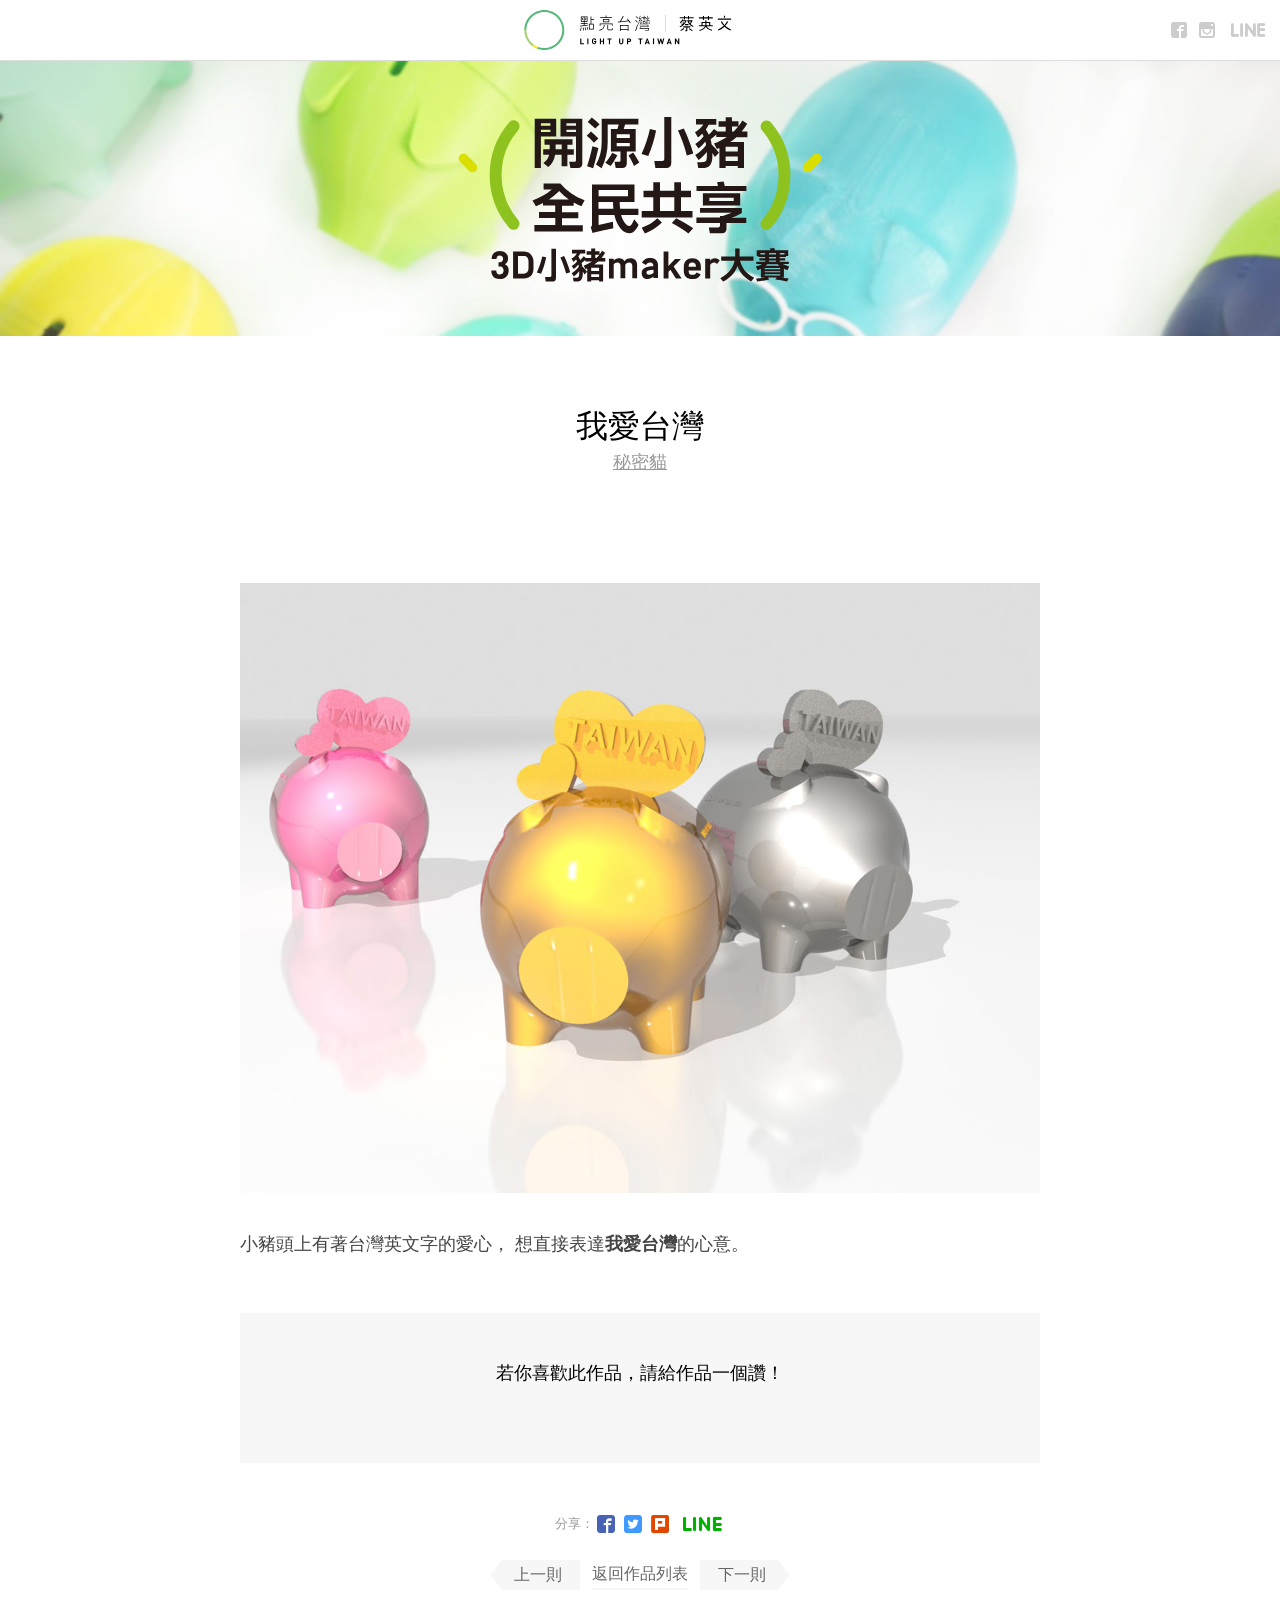
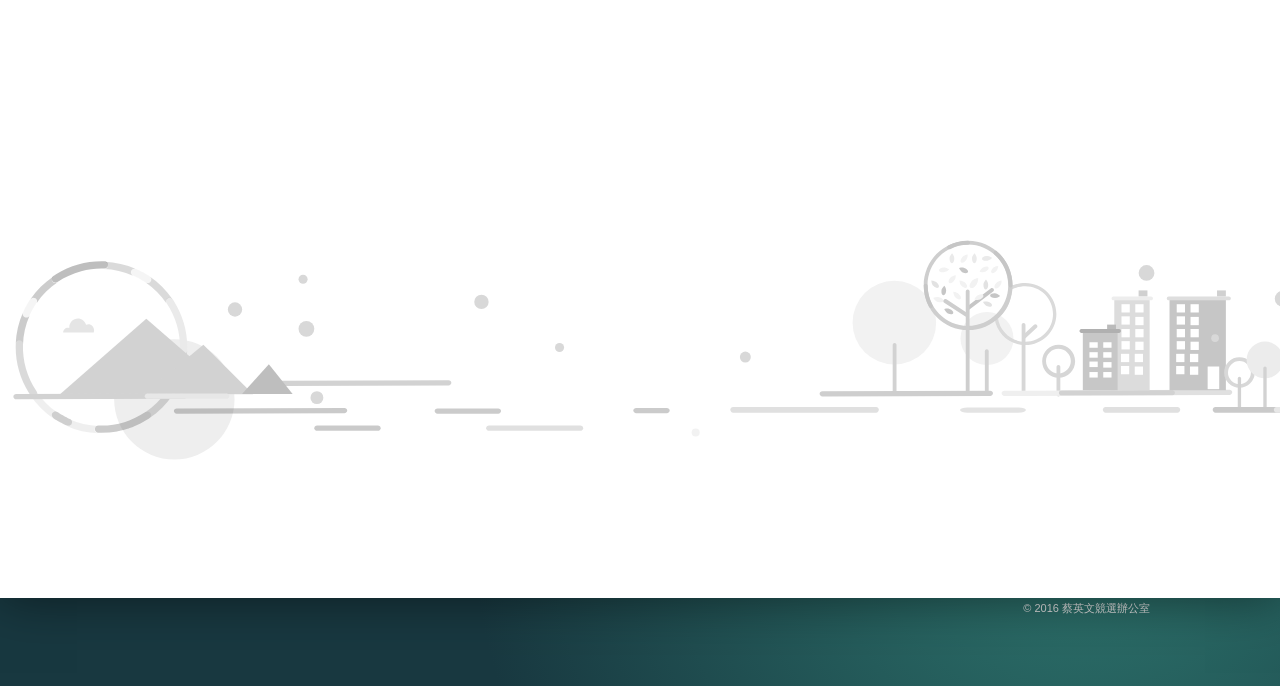
<file: post/4.html>
<!DOCTYPE html><html lang="zh-TW"><head><meta content="IE=edge,chrome=1" http-equiv="X-UA-Compatible"><meta charset="utf-8"><meta content="width=device-width, initial-scale=1" name="viewport"><link href="/stylesheets/all.css" media="screen" rel="stylesheet" type="text/css" />
<link href="/vendor/icomoon/style.css" media="screen" rel="stylesheet" type="text/css" /><script src="/vendor/modernizr.custom.76886.js" type="text/javascript"></script><script src="//ajax.googleapis.com/ajax/libs/jquery/1.10.2/jquery.min.js" type="text/javascript"></script>
<script src="/vendor/lazysizes.js" type="text/javascript"></script>
<script src="/vendor/macho.js" type="text/javascript"></script>
<script src="/vendor/jquery.waypoints.min.js" type="text/javascript"></script>
<script src="/javascripts/all.js" type="text/javascript"></script><!--[if IE]><link href="/stylesheets/ie.css" media="screen" rel="stylesheet" type="text/css" /><![endif]--><!--[if lt IE 9]><script src="//html5shim.googlecode.com/svn/trunk/html5.js" type="text/javascript"></script><![endif]--><title>我愛台灣｜3D 小豬 maker 大賽</title><meta content="開源小豬，全民共享, 3D 小豬 maker 大賽, 點亮台灣, 蔡英文" name="keywords"><meta content="3D 小豬 maker 大賽網路票選" name="description"><meta content="我愛台灣｜3D 小豬 maker 大賽" property="og:title"><meta content="開源小豬，全民共享 | 3D 小豬 maker 大賽" property="og:site_name"><meta content="/images/post/4.jpg" property="og:image"><meta content="小豬頭上有著台灣英文字的愛心，想直接表達我愛台灣的心意。" property="og:description"><meta content="website" property="og:type"><meta content="100002269303618" property="fb:admins"><meta content="1771807498" property="fb:admins"></head><body><div class="page"><div class="page-inner"><div class="header"><div class="logo"><a href="http://iing.tw">點亮台灣 Light UP TAIWAN</a></div><ul class="social-nav"><li><a class="facebook icon-facebook" href="https://www.facebook.com/tsaiingwen" target="_blank"></a></li><li><a class="instagra icon-instagram" href="https://instagram.com/dpp_on_line/" target="_blank"></a></li><li><a class="line icon-line" href="https://line.me/ti/p/%40jce7961i" target="_blank"></a></li></ul></div><div class="content"><div class="hero"><h1 class="logo"><a href="/">開源小豬全民共享</a></h1></div><div class="post"><div class="container container_single-article"><div class="post-header"><h2 class="post-title">我愛台灣</h2><a class="post-author" href="https://www.facebook.com/minmincatcat/" target="_blank">秘密貓</a><div class="fb-like" data-action="like" data-colorscheme="light" data-href="http://piggyfaire.iing.tw/4.html" data-layout="button_count" data-share="false" data-show-faces="true"></div><img class="post-cover" src="/images/post/4.jpg"></div><div class="post-content article"><p>小豬頭上有著台灣英文字的愛心， 想直接表達<strong>我愛台灣</strong>的心意。</p>
</div><div class="post-footer"><div class="post-vote"><span class="post-vote-text">若你喜歡此作品，<span class="no-wrap">請給作品一個讚！</span></span><span class="fb-like" data-action="like" data-colorscheme="light" data-href="http://piggyfaire.iing.tw/4.html" data-layout="button_count" data-share="false" data-show-faces="true"></span></div><div class="post-share"><span class="post-share-title">分享：</span><a class="post-share-btn icon-facebook" href="https://www.facebook.com/sharer/sharer.php?u=http://piggyfaire.iing.tw/post/4.html" target="_blank"></a><a class="post-share-btn icon-twitter" href="https://twitter.com/intent/tweet?hashtags=LightUpTaiwan,點亮台灣,開源小豬，全民共享,3D小豬maker大賽&amp;text=我愛台灣｜3D小豬maker大賽&amp;url=http://piggyfaire.iing.tw/post/4.html/&amp;via=iingwen" target="_blank"></a><a class="post-share-btn icon-plurk" href="http://www.plurk.com/?qualifier=shares&status=http://piggyfaire.iing.tw/post/4" target="_blank"></a><a class="post-share-btn icon-line" href="#" target="_blank"></a></div><div class="pager"><a class="pager-item prev" href="/post/3.html"><div class="pager-title">上一則</div></a><a class="pager-item pager-item_return" href="/#showcase">返回作品列表</a><a class="pager-item next" href="/post/5.html"><div class="pager-title">下一則</div></a></div></div><div id="fb-root"></div>
<script>(function(d, s, id) {
  var js, fjs = d.getElementsByTagName(s)[0];
  if (d.getElementById(id)) return;
  js = d.createElement(s); js.id = id;
  js.src = "//connect.facebook.net/zh_TW/sdk.js#xfbml=1&version=v2.5";
  fjs.parentNode.insertBefore(js, fjs);
}(document, 'script', 'facebook-jssdk'));</script>
</div></div></div><div class="page-bottom-illustrator"></div><div class="back-to-top-wrap"><a class="back-to-top" href="#top">Top</a></div></div><div class="site-info"><div class="container"><a href="#top"><div class="site-name">開源小豬，全民共享 | 3D 小豬 maker 大賽</div><div class="site-url">http://piggyfaire.iing.tw/</div></a></div></div></div><div class="footer"><div class="container"><div class="site-list"><a class="site" href="http://donate.iing.tw"><div class="site-logo site-logo_donate"></div><div class="site-meta site-title">蔡英文競選小額募款</div><div class="site-meta site-subtitle">donate.iing.tw</div></a><a class="site" href="http://melody.iing.tw"><div class="site-logo site-logo_melody"></div><div class="site-meta site-title">台灣美樂地</div><div class="site-meta site-subtitle">melody.iing.tw</div></a><a class="site" href="http://light.iing.tw"><div class="site-logo site-logo_hope"></div><div class="site-meta site-title">在地希望線上博覽會</div><div class="site-meta site-subtitle">light.iing.tw</div></a></div></div><div class="footer-logo"></div><div class="copy">&copy; 2016 蔡英文競選辦公室</div></div></body></html>
</file>
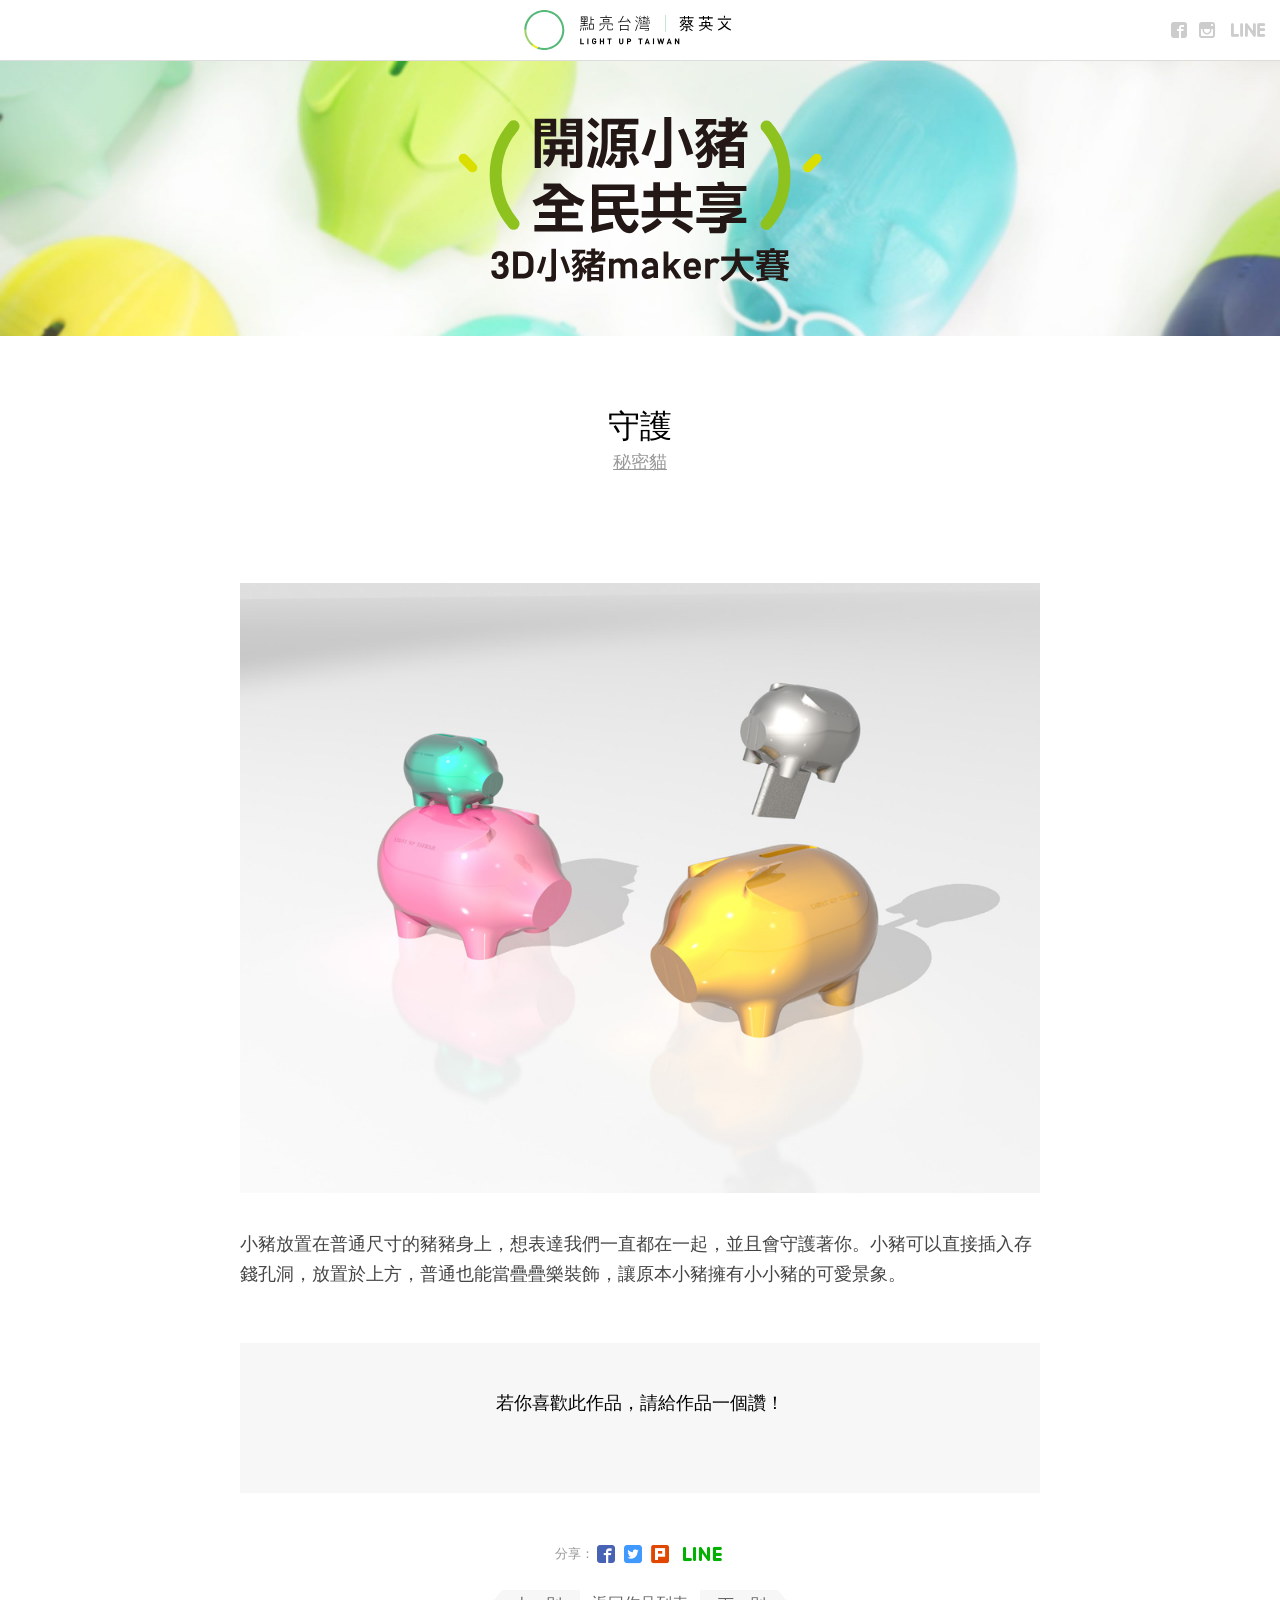
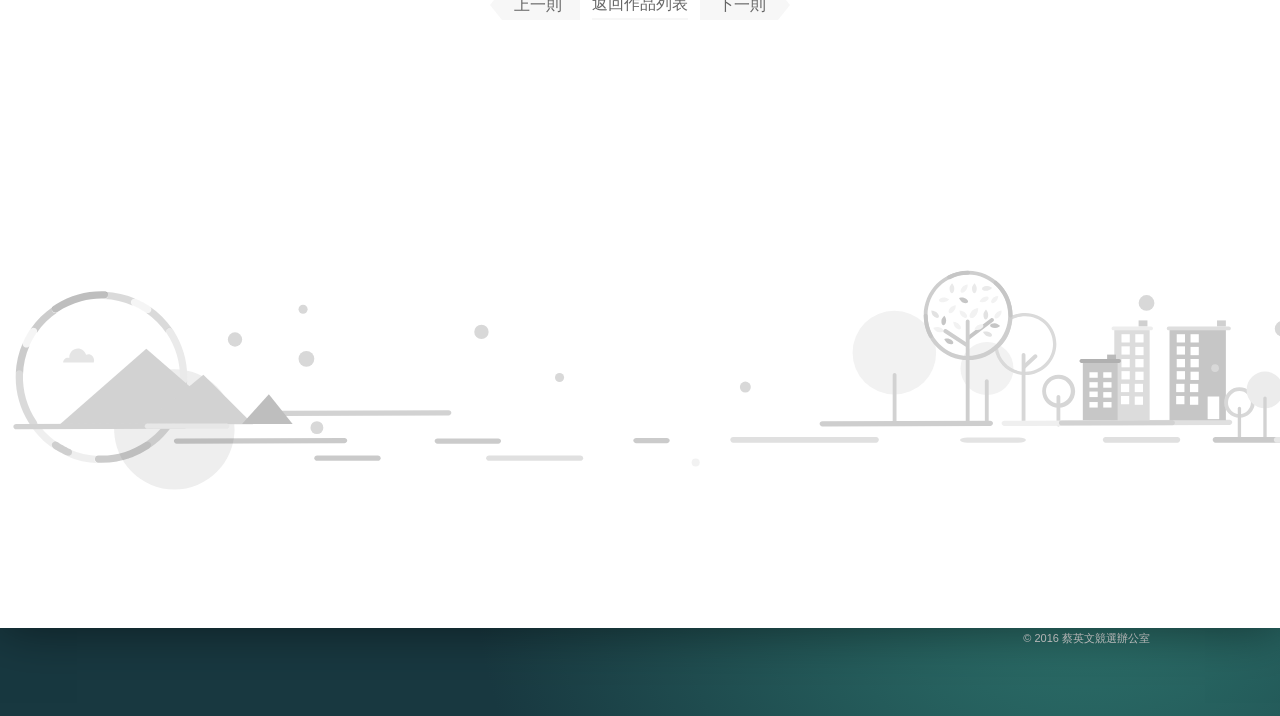
<file: post/5.html>
<!DOCTYPE html><html lang="zh-TW"><head><meta content="IE=edge,chrome=1" http-equiv="X-UA-Compatible"><meta charset="utf-8"><meta content="width=device-width, initial-scale=1" name="viewport"><link href="/stylesheets/all.css" media="screen" rel="stylesheet" type="text/css" />
<link href="/vendor/icomoon/style.css" media="screen" rel="stylesheet" type="text/css" /><script src="/vendor/modernizr.custom.76886.js" type="text/javascript"></script><script src="//ajax.googleapis.com/ajax/libs/jquery/1.10.2/jquery.min.js" type="text/javascript"></script>
<script src="/vendor/lazysizes.js" type="text/javascript"></script>
<script src="/vendor/macho.js" type="text/javascript"></script>
<script src="/vendor/jquery.waypoints.min.js" type="text/javascript"></script>
<script src="/javascripts/all.js" type="text/javascript"></script><!--[if IE]><link href="/stylesheets/ie.css" media="screen" rel="stylesheet" type="text/css" /><![endif]--><!--[if lt IE 9]><script src="//html5shim.googlecode.com/svn/trunk/html5.js" type="text/javascript"></script><![endif]--><title>守護｜3D 小豬 maker 大賽</title><meta content="開源小豬，全民共享, 3D 小豬 maker 大賽, 點亮台灣, 蔡英文" name="keywords"><meta content="3D 小豬 maker 大賽網路票選" name="description"><meta content="守護｜3D 小豬 maker 大賽" property="og:title"><meta content="開源小豬，全民共享 | 3D 小豬 maker 大賽" property="og:site_name"><meta content="/images/post/5.jpg" property="og:image"><meta content="小豬放置在普通尺寸的豬豬身上， 想表達我們一直都在一起， 並且會守護著你。" property="og:description"><meta content="website" property="og:type"><meta content="100002269303618" property="fb:admins"><meta content="1771807498" property="fb:admins"></head><body><div class="page"><div class="page-inner"><div class="header"><div class="logo"><a href="http://iing.tw">點亮台灣 Light UP TAIWAN</a></div><ul class="social-nav"><li><a class="facebook icon-facebook" href="https://www.facebook.com/tsaiingwen" target="_blank"></a></li><li><a class="instagra icon-instagram" href="https://instagram.com/dpp_on_line/" target="_blank"></a></li><li><a class="line icon-line" href="https://line.me/ti/p/%40jce7961i" target="_blank"></a></li></ul></div><div class="content"><div class="hero"><h1 class="logo"><a href="/">開源小豬全民共享</a></h1></div><div class="post"><div class="container container_single-article"><div class="post-header"><h2 class="post-title">守護</h2><a class="post-author" href="https://www.facebook.com/minmincatcat/" target="_blank">秘密貓</a><div class="fb-like" data-action="like" data-colorscheme="light" data-href="http://piggyfaire.iing.tw/5.html" data-layout="button_count" data-share="false" data-show-faces="true"></div><img class="post-cover" src="/images/post/5.jpg"></div><div class="post-content article"><p>小豬放置在普通尺寸的豬豬身上，想表達我們一直都在一起，並且會守護著你。小豬可以直接插入存錢孔洞，放置於上方，普通也能當疊疊樂裝飾，讓原本小豬擁有小小豬的可愛景象。</p>
</div><div class="post-footer"><div class="post-vote"><span class="post-vote-text">若你喜歡此作品，<span class="no-wrap">請給作品一個讚！</span></span><span class="fb-like" data-action="like" data-colorscheme="light" data-href="http://piggyfaire.iing.tw/5.html" data-layout="button_count" data-share="false" data-show-faces="true"></span></div><div class="post-share"><span class="post-share-title">分享：</span><a class="post-share-btn icon-facebook" href="https://www.facebook.com/sharer/sharer.php?u=http://piggyfaire.iing.tw/post/5.html" target="_blank"></a><a class="post-share-btn icon-twitter" href="https://twitter.com/intent/tweet?hashtags=LightUpTaiwan,點亮台灣,開源小豬，全民共享,3D小豬maker大賽&amp;text=守護｜3D小豬maker大賽&amp;url=http://piggyfaire.iing.tw/post/5.html/&amp;via=iingwen" target="_blank"></a><a class="post-share-btn icon-plurk" href="http://www.plurk.com/?qualifier=shares&status=http://piggyfaire.iing.tw/post/5" target="_blank"></a><a class="post-share-btn icon-line" href="#" target="_blank"></a></div><div class="pager"><a class="pager-item prev" href="/post/4.html"><div class="pager-title">上一則</div></a><a class="pager-item pager-item_return" href="/#showcase">返回作品列表</a><a class="pager-item next" href="/post/6.html"><div class="pager-title">下一則</div></a></div></div><div id="fb-root"></div>
<script>(function(d, s, id) {
  var js, fjs = d.getElementsByTagName(s)[0];
  if (d.getElementById(id)) return;
  js = d.createElement(s); js.id = id;
  js.src = "//connect.facebook.net/zh_TW/sdk.js#xfbml=1&version=v2.5";
  fjs.parentNode.insertBefore(js, fjs);
}(document, 'script', 'facebook-jssdk'));</script>
</div></div></div><div class="page-bottom-illustrator"></div><div class="back-to-top-wrap"><a class="back-to-top" href="#top">Top</a></div></div><div class="site-info"><div class="container"><a href="#top"><div class="site-name">開源小豬，全民共享 | 3D 小豬 maker 大賽</div><div class="site-url">http://piggyfaire.iing.tw/</div></a></div></div></div><div class="footer"><div class="container"><div class="site-list"><a class="site" href="http://donate.iing.tw"><div class="site-logo site-logo_donate"></div><div class="site-meta site-title">蔡英文競選小額募款</div><div class="site-meta site-subtitle">donate.iing.tw</div></a><a class="site" href="http://melody.iing.tw"><div class="site-logo site-logo_melody"></div><div class="site-meta site-title">台灣美樂地</div><div class="site-meta site-subtitle">melody.iing.tw</div></a><a class="site" href="http://light.iing.tw"><div class="site-logo site-logo_hope"></div><div class="site-meta site-title">在地希望線上博覽會</div><div class="site-meta site-subtitle">light.iing.tw</div></a></div></div><div class="footer-logo"></div><div class="copy">&copy; 2016 蔡英文競選辦公室</div></div></body></html>
</file>
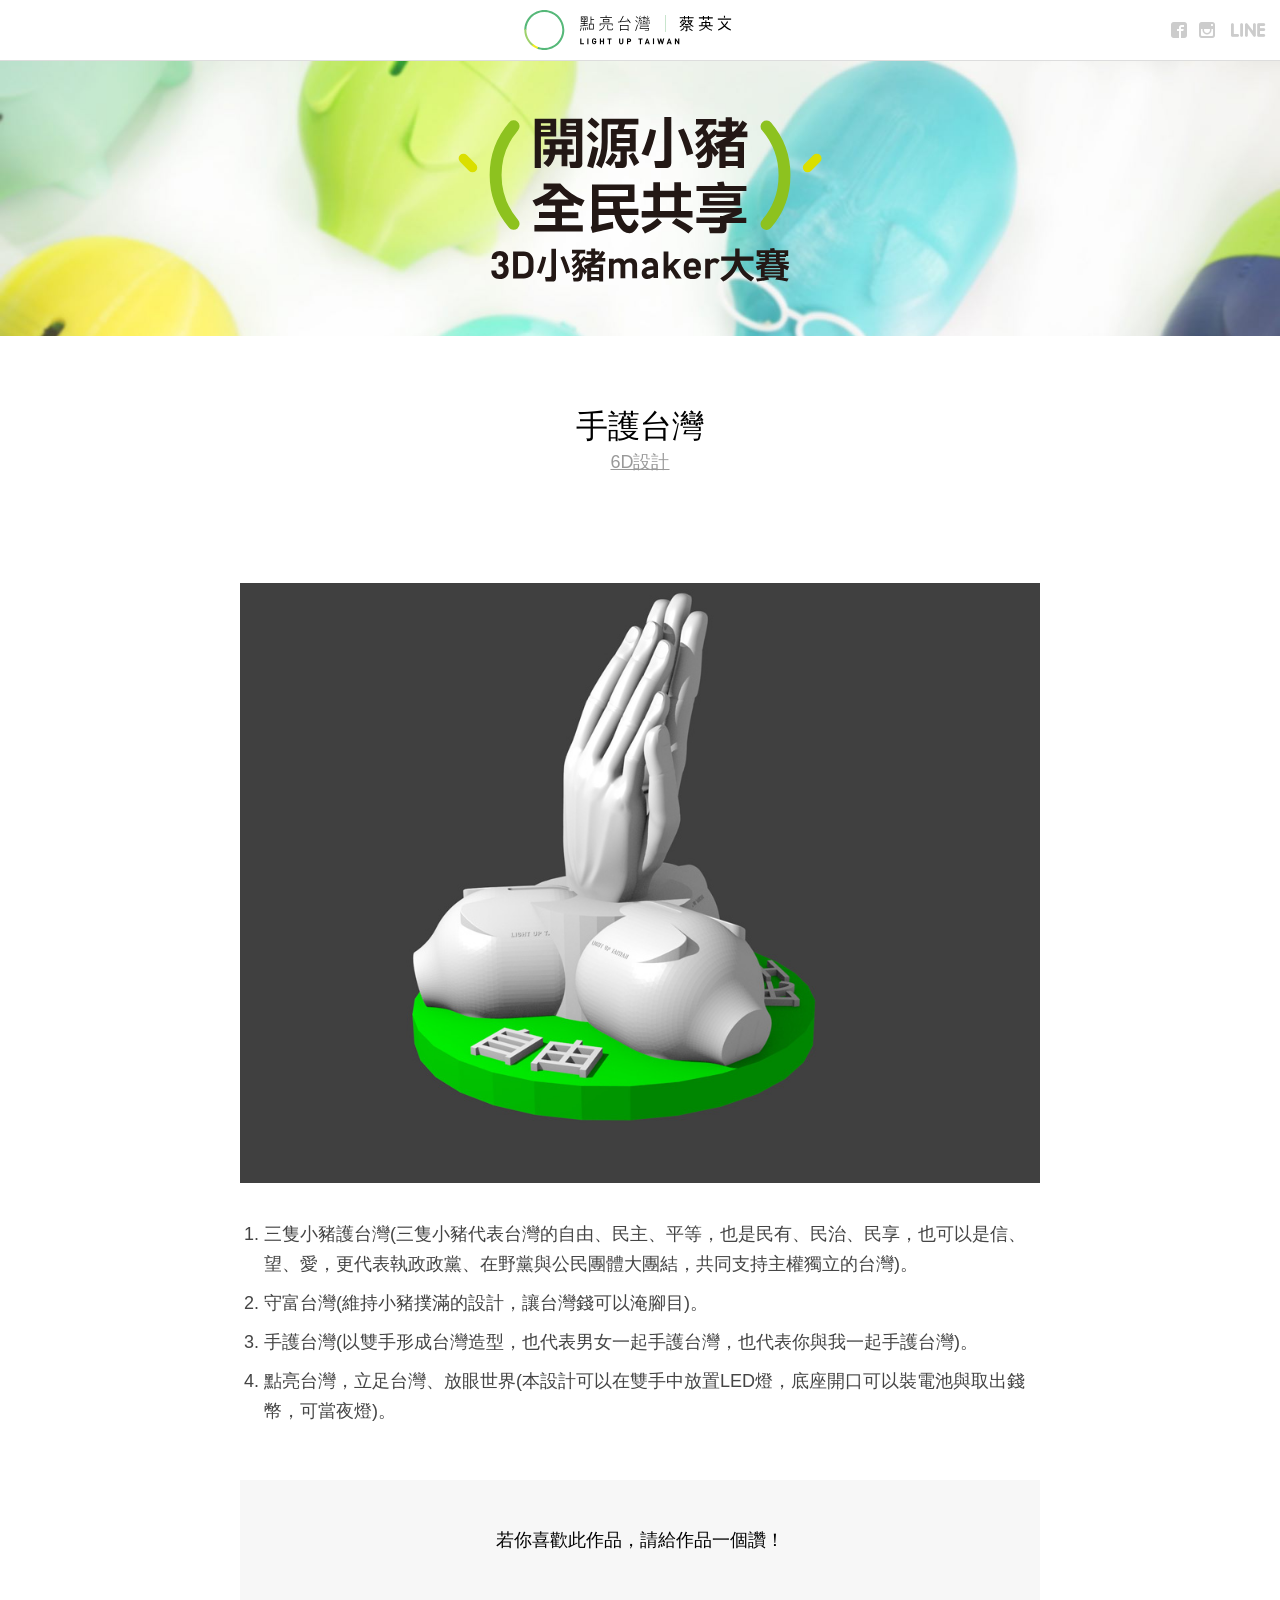
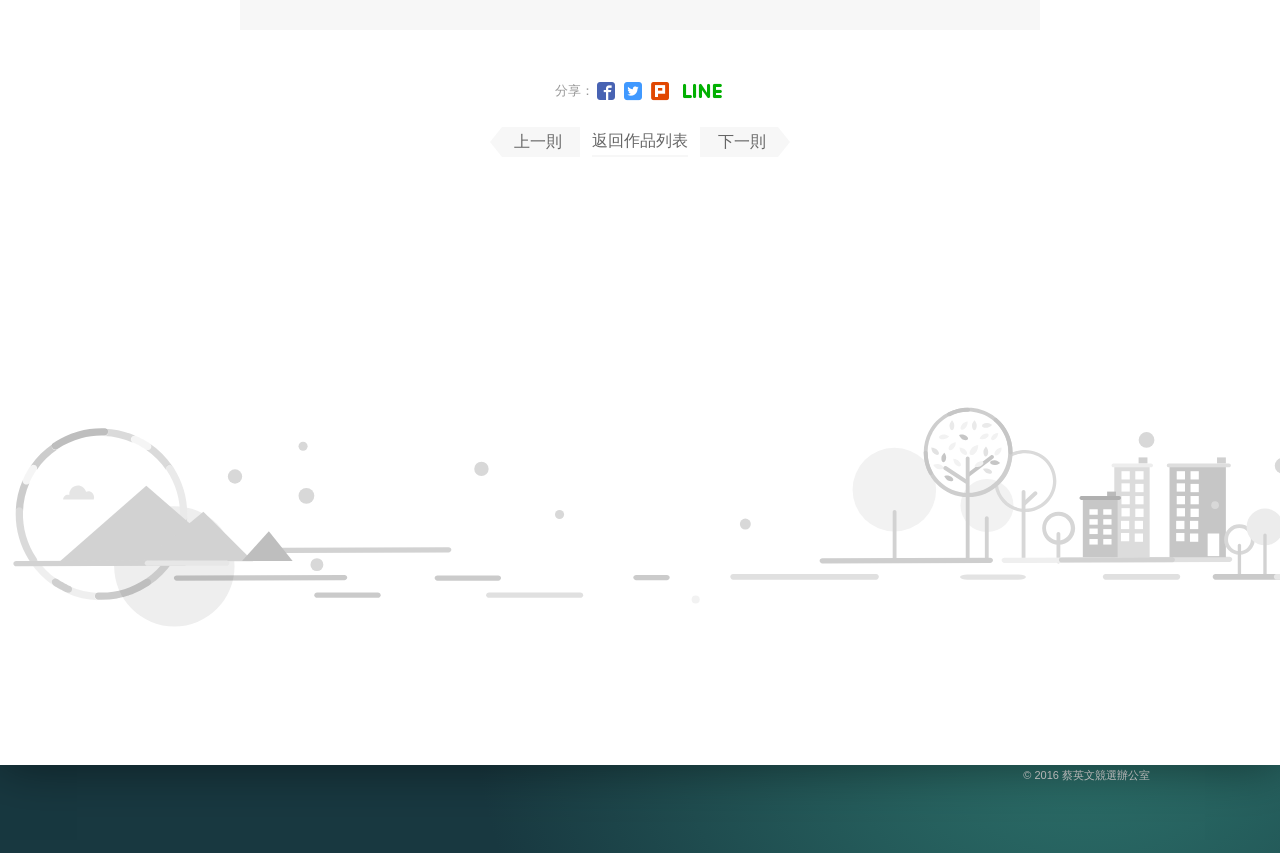
<file: post/6.html>
<!DOCTYPE html><html lang="zh-TW"><head><meta content="IE=edge,chrome=1" http-equiv="X-UA-Compatible"><meta charset="utf-8"><meta content="width=device-width, initial-scale=1" name="viewport"><link href="/stylesheets/all.css" media="screen" rel="stylesheet" type="text/css" />
<link href="/vendor/icomoon/style.css" media="screen" rel="stylesheet" type="text/css" /><script src="/vendor/modernizr.custom.76886.js" type="text/javascript"></script><script src="//ajax.googleapis.com/ajax/libs/jquery/1.10.2/jquery.min.js" type="text/javascript"></script>
<script src="/vendor/lazysizes.js" type="text/javascript"></script>
<script src="/vendor/macho.js" type="text/javascript"></script>
<script src="/vendor/jquery.waypoints.min.js" type="text/javascript"></script>
<script src="/javascripts/all.js" type="text/javascript"></script><!--[if IE]><link href="/stylesheets/ie.css" media="screen" rel="stylesheet" type="text/css" /><![endif]--><!--[if lt IE 9]><script src="//html5shim.googlecode.com/svn/trunk/html5.js" type="text/javascript"></script><![endif]--><title>手護台灣｜3D 小豬 maker 大賽</title><meta content="開源小豬，全民共享, 3D 小豬 maker 大賽, 點亮台灣, 蔡英文" name="keywords"><meta content="3D 小豬 maker 大賽網路票選" name="description"><meta content="手護台灣｜3D 小豬 maker 大賽" property="og:title"><meta content="開源小豬，全民共享 | 3D 小豬 maker 大賽" property="og:site_name"><meta content="/images/post/6.jpg" property="og:image"><meta content="1.三隻小豬護台灣 2.守富台灣 3.手護台灣 4.點亮台灣。" property="og:description"><meta content="website" property="og:type"><meta content="100002269303618" property="fb:admins"><meta content="1771807498" property="fb:admins"></head><body><div class="page"><div class="page-inner"><div class="header"><div class="logo"><a href="http://iing.tw">點亮台灣 Light UP TAIWAN</a></div><ul class="social-nav"><li><a class="facebook icon-facebook" href="https://www.facebook.com/tsaiingwen" target="_blank"></a></li><li><a class="instagra icon-instagram" href="https://instagram.com/dpp_on_line/" target="_blank"></a></li><li><a class="line icon-line" href="https://line.me/ti/p/%40jce7961i" target="_blank"></a></li></ul></div><div class="content"><div class="hero"><h1 class="logo"><a href="/">開源小豬全民共享</a></h1></div><div class="post"><div class="container container_single-article"><div class="post-header"><h2 class="post-title">手護台灣</h2><a class="post-author" href="https://www.facebook.com/groups/6D.FMSL/" target="_blank">6D設計</a><div class="fb-like" data-action="like" data-colorscheme="light" data-href="http://piggyfaire.iing.tw/6.html" data-layout="button_count" data-share="false" data-show-faces="true"></div><img class="post-cover" src="/images/post/6.jpg"></div><div class="post-content article"><ol>
  <li>三隻小豬護台灣(三隻小豬代表台灣的自由、民主、平等，也是民有、民治、民享，也可以是信、望、愛，更代表執政政黨、在野黨與公民團體大團結，共同支持主權獨立的台灣)。</li>
  <li>守富台灣(維持小豬撲滿的設計，讓台灣錢可以淹腳目)。</li>
  <li>手護台灣(以雙手形成台灣造型，也代表男女一起手護台灣，也代表你與我一起手護台灣)。</li>
  <li>點亮台灣，立足台灣、放眼世界(本設計可以在雙手中放置LED燈，底座開口可以裝電池與取出錢幣，可當夜燈)。</li>
</ol>
</div><div class="post-footer"><div class="post-vote"><span class="post-vote-text">若你喜歡此作品，<span class="no-wrap">請給作品一個讚！</span></span><span class="fb-like" data-action="like" data-colorscheme="light" data-href="http://piggyfaire.iing.tw/6.html" data-layout="button_count" data-share="false" data-show-faces="true"></span></div><div class="post-share"><span class="post-share-title">分享：</span><a class="post-share-btn icon-facebook" href="https://www.facebook.com/sharer/sharer.php?u=http://piggyfaire.iing.tw/post/6.html" target="_blank"></a><a class="post-share-btn icon-twitter" href="https://twitter.com/intent/tweet?hashtags=LightUpTaiwan,點亮台灣,開源小豬，全民共享,3D小豬maker大賽&amp;text=手護台灣｜3D小豬maker大賽&amp;url=http://piggyfaire.iing.tw/post/6.html/&amp;via=iingwen" target="_blank"></a><a class="post-share-btn icon-plurk" href="http://www.plurk.com/?qualifier=shares&status=http://piggyfaire.iing.tw/post/6" target="_blank"></a><a class="post-share-btn icon-line" href="#" target="_blank"></a></div><div class="pager"><a class="pager-item prev" href="/post/5.html"><div class="pager-title">上一則</div></a><a class="pager-item pager-item_return" href="/#showcase">返回作品列表</a><a class="pager-item next" href="/post/7.html"><div class="pager-title">下一則</div></a></div></div><div id="fb-root"></div>
<script>(function(d, s, id) {
  var js, fjs = d.getElementsByTagName(s)[0];
  if (d.getElementById(id)) return;
  js = d.createElement(s); js.id = id;
  js.src = "//connect.facebook.net/zh_TW/sdk.js#xfbml=1&version=v2.5";
  fjs.parentNode.insertBefore(js, fjs);
}(document, 'script', 'facebook-jssdk'));</script>
</div></div></div><div class="page-bottom-illustrator"></div><div class="back-to-top-wrap"><a class="back-to-top" href="#top">Top</a></div></div><div class="site-info"><div class="container"><a href="#top"><div class="site-name">開源小豬，全民共享 | 3D 小豬 maker 大賽</div><div class="site-url">http://piggyfaire.iing.tw/</div></a></div></div></div><div class="footer"><div class="container"><div class="site-list"><a class="site" href="http://donate.iing.tw"><div class="site-logo site-logo_donate"></div><div class="site-meta site-title">蔡英文競選小額募款</div><div class="site-meta site-subtitle">donate.iing.tw</div></a><a class="site" href="http://melody.iing.tw"><div class="site-logo site-logo_melody"></div><div class="site-meta site-title">台灣美樂地</div><div class="site-meta site-subtitle">melody.iing.tw</div></a><a class="site" href="http://light.iing.tw"><div class="site-logo site-logo_hope"></div><div class="site-meta site-title">在地希望線上博覽會</div><div class="site-meta site-subtitle">light.iing.tw</div></a></div></div><div class="footer-logo"></div><div class="copy">&copy; 2016 蔡英文競選辦公室</div></div></body></html>
</file>
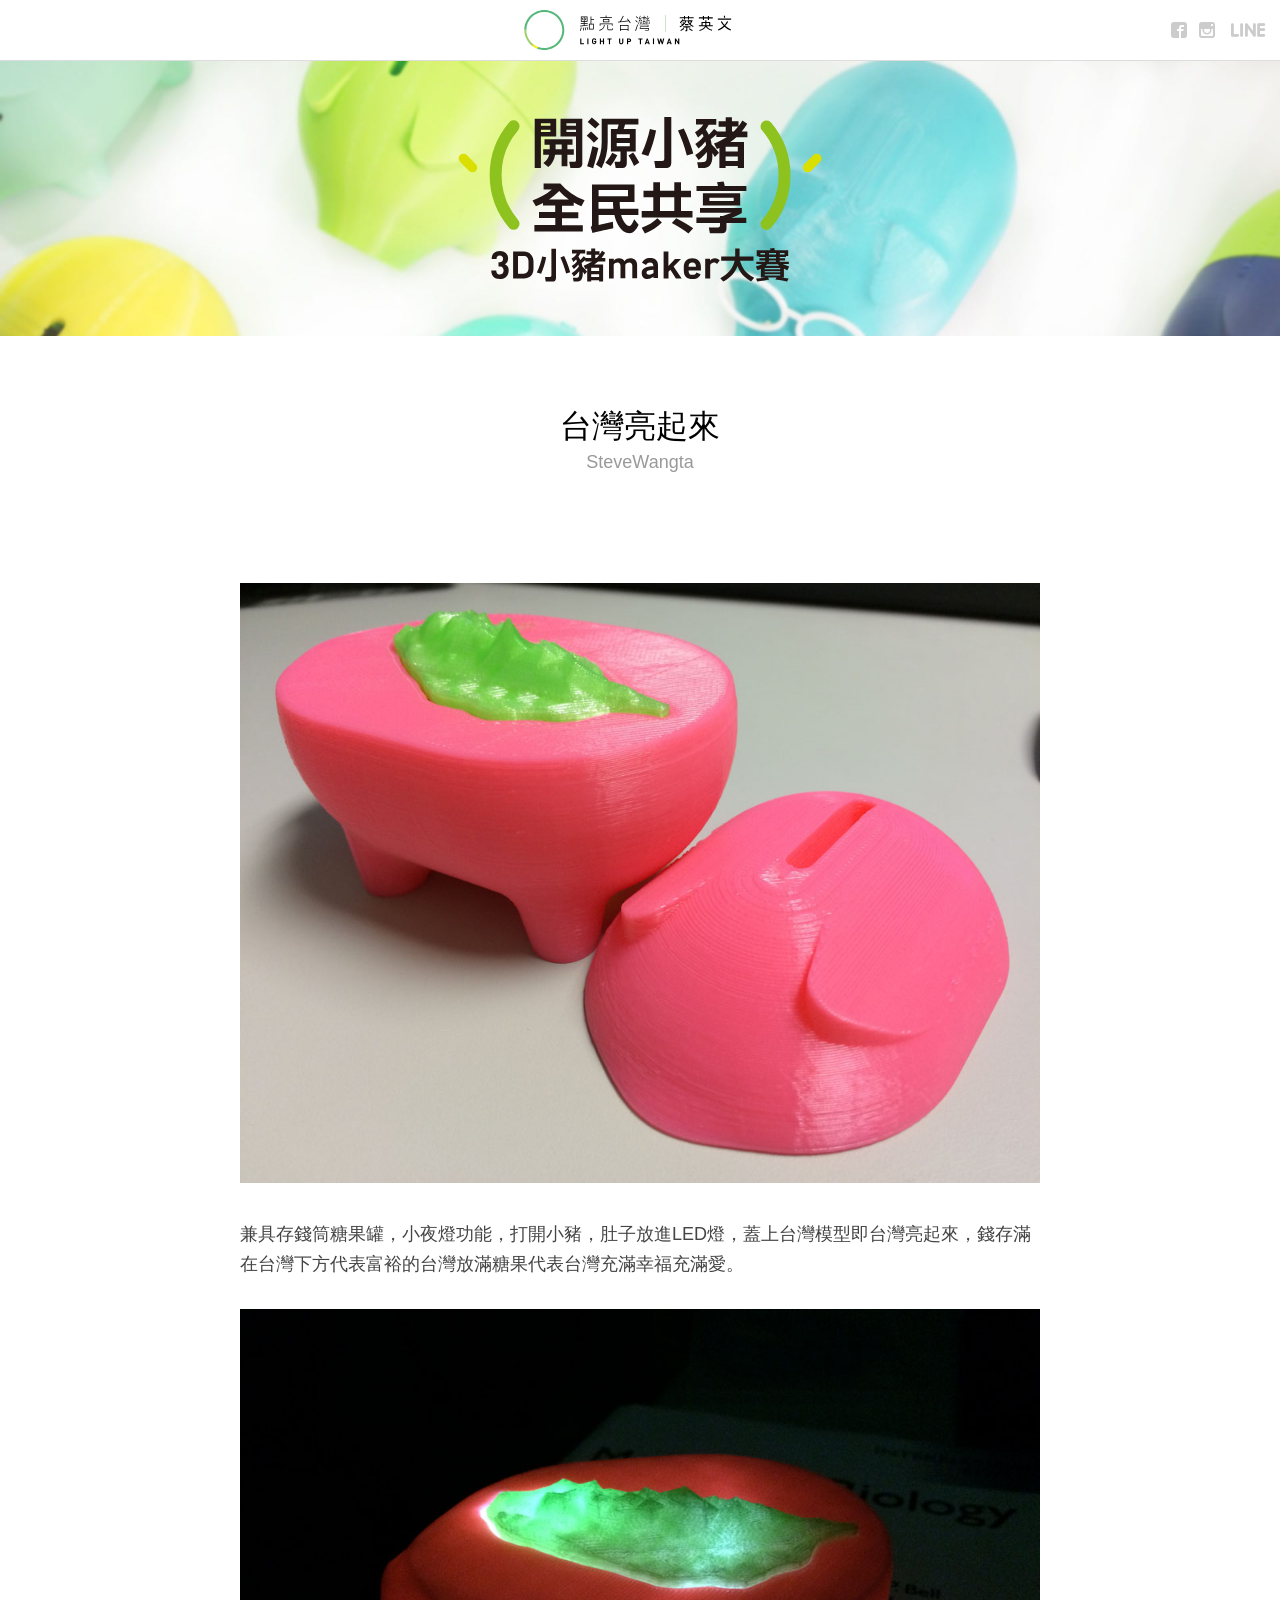
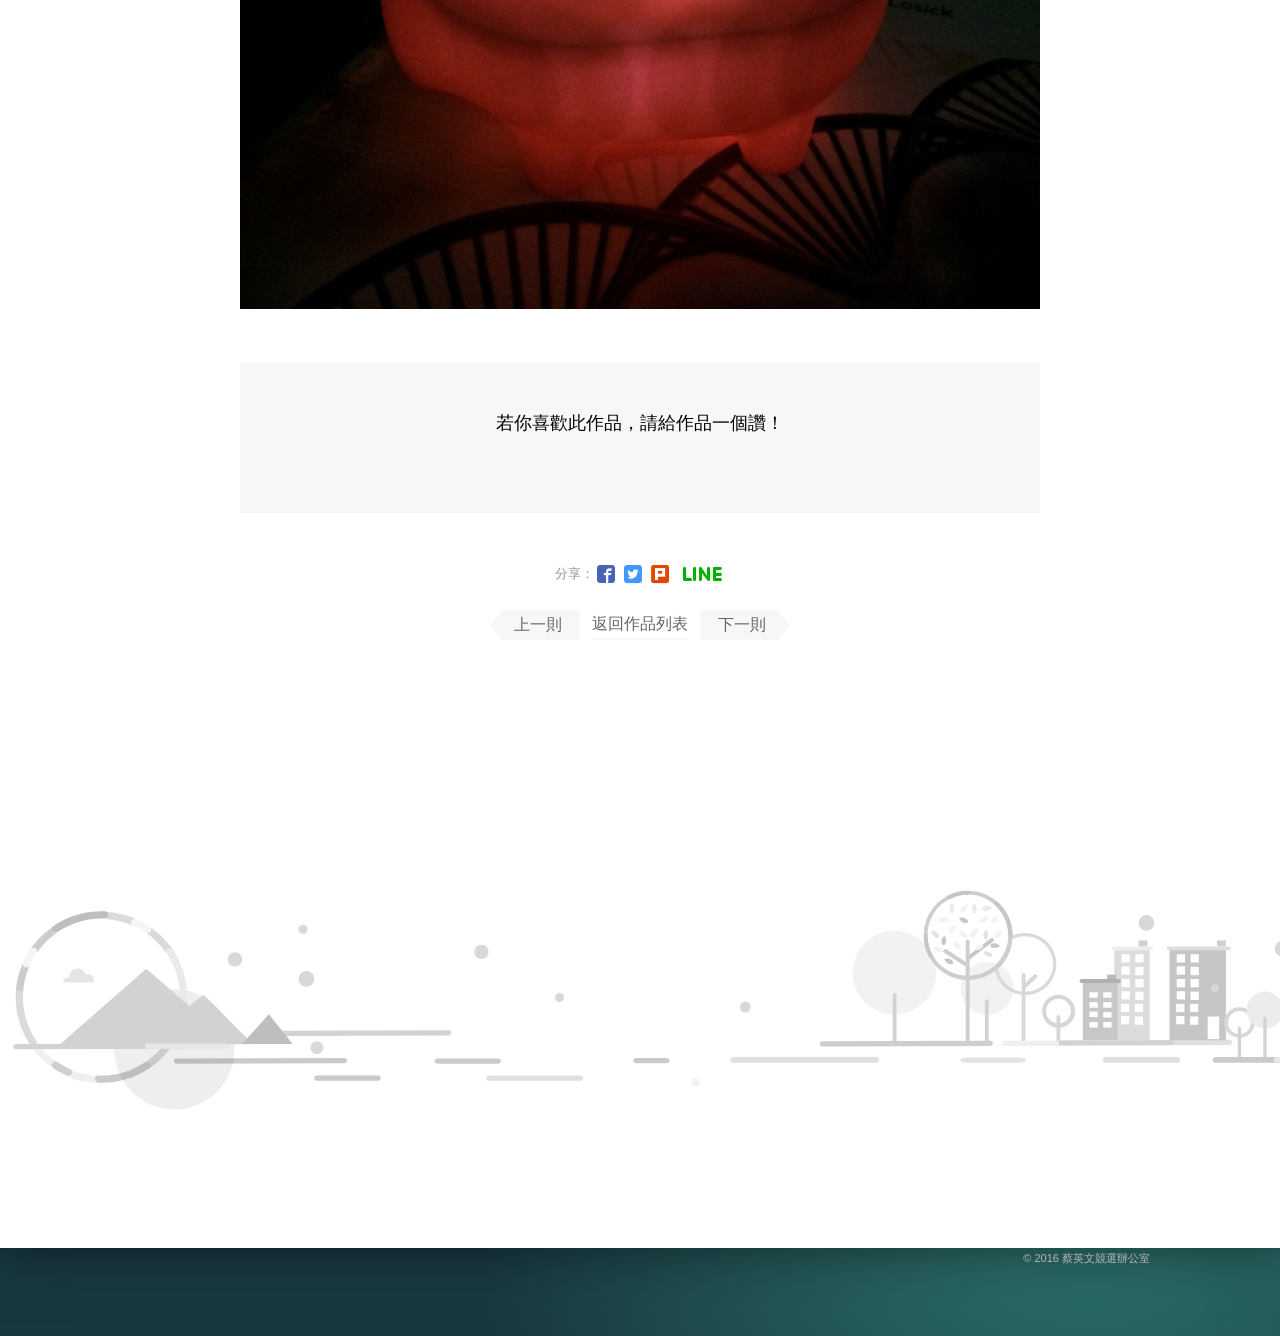
<file: post/7.html>
<!DOCTYPE html><html lang="zh-TW"><head><meta content="IE=edge,chrome=1" http-equiv="X-UA-Compatible"><meta charset="utf-8"><meta content="width=device-width, initial-scale=1" name="viewport"><link href="/stylesheets/all.css" media="screen" rel="stylesheet" type="text/css" />
<link href="/vendor/icomoon/style.css" media="screen" rel="stylesheet" type="text/css" /><script src="/vendor/modernizr.custom.76886.js" type="text/javascript"></script><script src="//ajax.googleapis.com/ajax/libs/jquery/1.10.2/jquery.min.js" type="text/javascript"></script>
<script src="/vendor/lazysizes.js" type="text/javascript"></script>
<script src="/vendor/macho.js" type="text/javascript"></script>
<script src="/vendor/jquery.waypoints.min.js" type="text/javascript"></script>
<script src="/javascripts/all.js" type="text/javascript"></script><!--[if IE]><link href="/stylesheets/ie.css" media="screen" rel="stylesheet" type="text/css" /><![endif]--><!--[if lt IE 9]><script src="//html5shim.googlecode.com/svn/trunk/html5.js" type="text/javascript"></script><![endif]--><title>台灣亮起來｜3D 小豬 maker 大賽</title><meta content="開源小豬，全民共享, 3D 小豬 maker 大賽, 點亮台灣, 蔡英文" name="keywords"><meta content="3D 小豬 maker 大賽網路票選" name="description"><meta content="台灣亮起來｜3D 小豬 maker 大賽" property="og:title"><meta content="開源小豬，全民共享 | 3D 小豬 maker 大賽" property="og:site_name"><meta content="/images/post/7.jpg" property="og:image"><meta content="兼具存錢筒,糖果罐,小夜燈功能,打開小豬,肚子放進LED燈,蓋上台灣模型即台灣亮起來。" property="og:description"><meta content="website" property="og:type"><meta content="100002269303618" property="fb:admins"><meta content="1771807498" property="fb:admins"></head><body><div class="page"><div class="page-inner"><div class="header"><div class="logo"><a href="http://iing.tw">點亮台灣 Light UP TAIWAN</a></div><ul class="social-nav"><li><a class="facebook icon-facebook" href="https://www.facebook.com/tsaiingwen" target="_blank"></a></li><li><a class="instagra icon-instagram" href="https://instagram.com/dpp_on_line/" target="_blank"></a></li><li><a class="line icon-line" href="https://line.me/ti/p/%40jce7961i" target="_blank"></a></li></ul></div><div class="content"><div class="hero"><h1 class="logo"><a href="/">開源小豬全民共享</a></h1></div><div class="post"><div class="container container_single-article"><div class="post-header"><h2 class="post-title">台灣亮起來</h2><span class="post-author">SteveWangta</span><div class="fb-like" data-action="like" data-colorscheme="light" data-href="http://piggyfaire.iing.tw/7.html" data-layout="button_count" data-share="false" data-show-faces="true"></div><img class="post-cover" src="/images/post/7.jpg"></div><div class="post-content article"><p>兼具存錢筒糖果罐，小夜燈功能，打開小豬，肚子放進LED燈，蓋上台灣模型即台灣亮起來，錢存滿在台灣下方代表富裕的台灣放滿糖果代表台灣充滿幸福充滿愛。</p>

<p><img src="/images/post/7_1.jpg" alt="Alt text" /></p>
</div><div class="post-footer"><div class="post-vote"><span class="post-vote-text">若你喜歡此作品，<span class="no-wrap">請給作品一個讚！</span></span><span class="fb-like" data-action="like" data-colorscheme="light" data-href="http://piggyfaire.iing.tw/7.html" data-layout="button_count" data-share="false" data-show-faces="true"></span></div><div class="post-share"><span class="post-share-title">分享：</span><a class="post-share-btn icon-facebook" href="https://www.facebook.com/sharer/sharer.php?u=http://piggyfaire.iing.tw/post/7.html" target="_blank"></a><a class="post-share-btn icon-twitter" href="https://twitter.com/intent/tweet?hashtags=LightUpTaiwan,點亮台灣,開源小豬，全民共享,3D小豬maker大賽&amp;text=台灣亮起來｜3D小豬maker大賽&amp;url=http://piggyfaire.iing.tw/post/7.html/&amp;via=iingwen" target="_blank"></a><a class="post-share-btn icon-plurk" href="http://www.plurk.com/?qualifier=shares&status=http://piggyfaire.iing.tw/post/7" target="_blank"></a><a class="post-share-btn icon-line" href="#" target="_blank"></a></div><div class="pager"><a class="pager-item prev" href="/post/6.html"><div class="pager-title">上一則</div></a><a class="pager-item pager-item_return" href="/#showcase">返回作品列表</a><a class="pager-item next" href="/post/8.html"><div class="pager-title">下一則</div></a></div></div><div id="fb-root"></div>
<script>(function(d, s, id) {
  var js, fjs = d.getElementsByTagName(s)[0];
  if (d.getElementById(id)) return;
  js = d.createElement(s); js.id = id;
  js.src = "//connect.facebook.net/zh_TW/sdk.js#xfbml=1&version=v2.5";
  fjs.parentNode.insertBefore(js, fjs);
}(document, 'script', 'facebook-jssdk'));</script>
</div></div></div><div class="page-bottom-illustrator"></div><div class="back-to-top-wrap"><a class="back-to-top" href="#top">Top</a></div></div><div class="site-info"><div class="container"><a href="#top"><div class="site-name">開源小豬，全民共享 | 3D 小豬 maker 大賽</div><div class="site-url">http://piggyfaire.iing.tw/</div></a></div></div></div><div class="footer"><div class="container"><div class="site-list"><a class="site" href="http://donate.iing.tw"><div class="site-logo site-logo_donate"></div><div class="site-meta site-title">蔡英文競選小額募款</div><div class="site-meta site-subtitle">donate.iing.tw</div></a><a class="site" href="http://melody.iing.tw"><div class="site-logo site-logo_melody"></div><div class="site-meta site-title">台灣美樂地</div><div class="site-meta site-subtitle">melody.iing.tw</div></a><a class="site" href="http://light.iing.tw"><div class="site-logo site-logo_hope"></div><div class="site-meta site-title">在地希望線上博覽會</div><div class="site-meta site-subtitle">light.iing.tw</div></a></div></div><div class="footer-logo"></div><div class="copy">&copy; 2016 蔡英文競選辦公室</div></div></body></html>
</file>
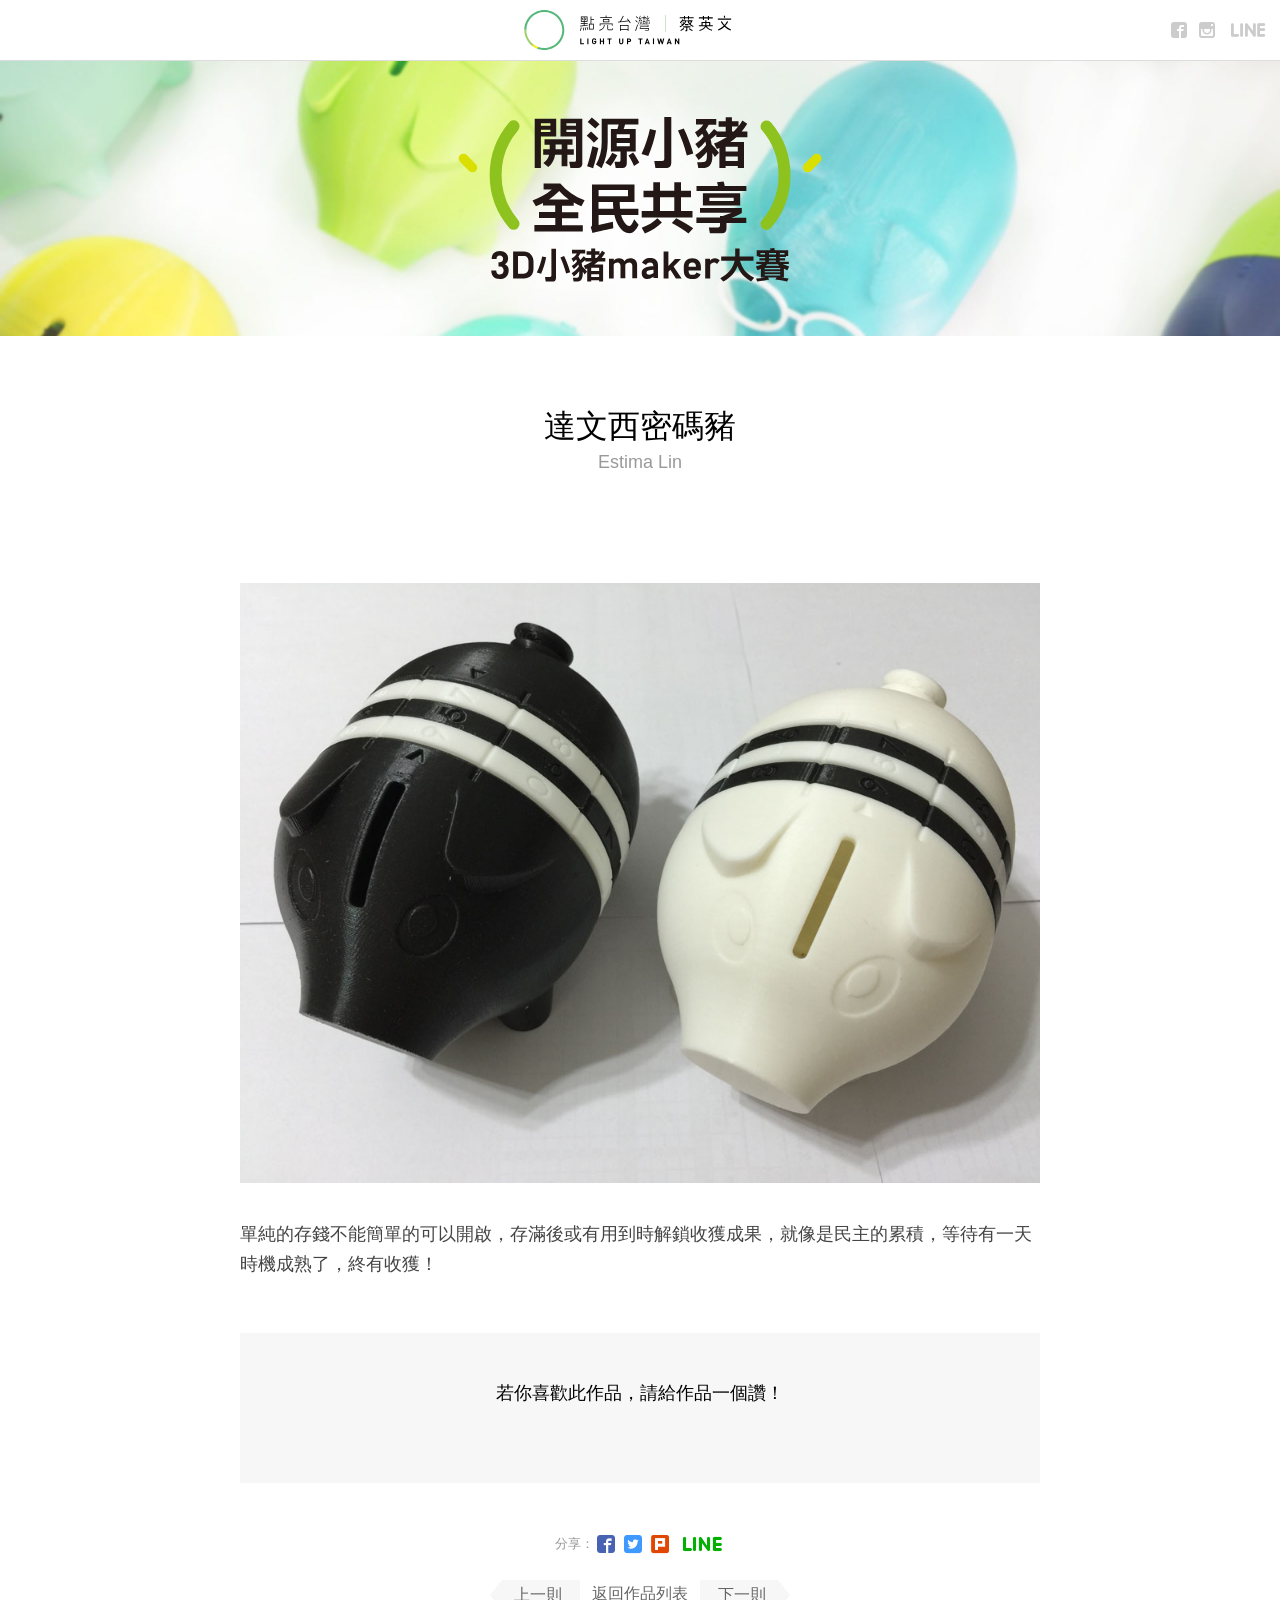
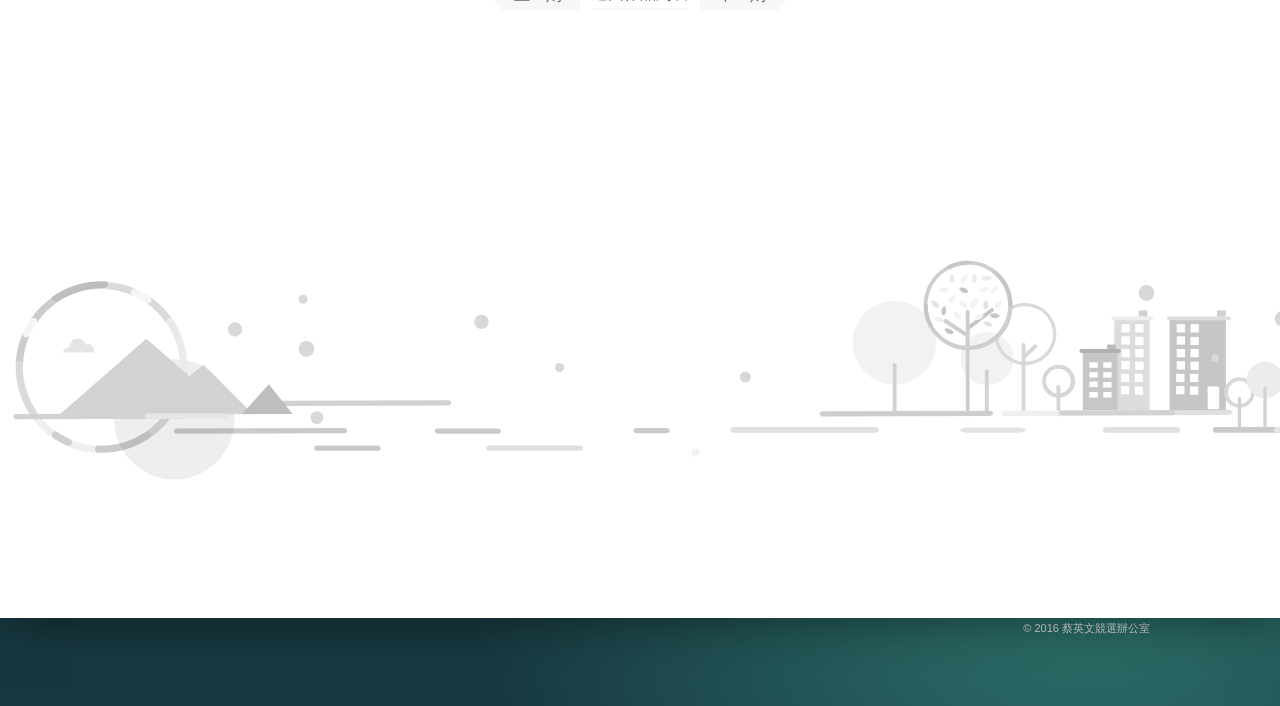
<file: post/8.html>
<!DOCTYPE html><html lang="zh-TW"><head><meta content="IE=edge,chrome=1" http-equiv="X-UA-Compatible"><meta charset="utf-8"><meta content="width=device-width, initial-scale=1" name="viewport"><link href="/stylesheets/all.css" media="screen" rel="stylesheet" type="text/css" />
<link href="/vendor/icomoon/style.css" media="screen" rel="stylesheet" type="text/css" /><script src="/vendor/modernizr.custom.76886.js" type="text/javascript"></script><script src="//ajax.googleapis.com/ajax/libs/jquery/1.10.2/jquery.min.js" type="text/javascript"></script>
<script src="/vendor/lazysizes.js" type="text/javascript"></script>
<script src="/vendor/macho.js" type="text/javascript"></script>
<script src="/vendor/jquery.waypoints.min.js" type="text/javascript"></script>
<script src="/javascripts/all.js" type="text/javascript"></script><!--[if IE]><link href="/stylesheets/ie.css" media="screen" rel="stylesheet" type="text/css" /><![endif]--><!--[if lt IE 9]><script src="//html5shim.googlecode.com/svn/trunk/html5.js" type="text/javascript"></script><![endif]--><title>達文西密碼豬｜3D 小豬 maker 大賽</title><meta content="開源小豬，全民共享, 3D 小豬 maker 大賽, 點亮台灣, 蔡英文" name="keywords"><meta content="3D 小豬 maker 大賽網路票選" name="description"><meta content="達文西密碼豬｜3D 小豬 maker 大賽" property="og:title"><meta content="開源小豬，全民共享 | 3D 小豬 maker 大賽" property="og:site_name"><meta content="/images/post/8.jpg" property="og:image"><meta content="單純的存錢不能簡單的可以開啟，存滿後或有用到時解鎖收獲成果，就像是民主的累積，等待有一天時機成熟了，終有收獲！" property="og:description"><meta content="website" property="og:type"><meta content="100002269303618" property="fb:admins"><meta content="1771807498" property="fb:admins"></head><body><div class="page"><div class="page-inner"><div class="header"><div class="logo"><a href="http://iing.tw">點亮台灣 Light UP TAIWAN</a></div><ul class="social-nav"><li><a class="facebook icon-facebook" href="https://www.facebook.com/tsaiingwen" target="_blank"></a></li><li><a class="instagra icon-instagram" href="https://instagram.com/dpp_on_line/" target="_blank"></a></li><li><a class="line icon-line" href="https://line.me/ti/p/%40jce7961i" target="_blank"></a></li></ul></div><div class="content"><div class="hero"><h1 class="logo"><a href="/">開源小豬全民共享</a></h1></div><div class="post"><div class="container container_single-article"><div class="post-header"><h2 class="post-title">達文西密碼豬</h2><span class="post-author">Estima Lin</span><div class="fb-like" data-action="like" data-colorscheme="light" data-href="http://piggyfaire.iing.tw/8.html" data-layout="button_count" data-share="false" data-show-faces="true"></div><img class="post-cover" src="/images/post/8.jpg"></div><div class="post-content article"><p>單純的存錢不能簡單的可以開啟，存滿後或有用到時解鎖收獲成果，就像是民主的累積，等待有一天時機成熟了，終有收獲！</p>
</div><div class="post-footer"><div class="post-vote"><span class="post-vote-text">若你喜歡此作品，<span class="no-wrap">請給作品一個讚！</span></span><span class="fb-like" data-action="like" data-colorscheme="light" data-href="http://piggyfaire.iing.tw/8.html" data-layout="button_count" data-share="false" data-show-faces="true"></span></div><div class="post-share"><span class="post-share-title">分享：</span><a class="post-share-btn icon-facebook" href="https://www.facebook.com/sharer/sharer.php?u=http://piggyfaire.iing.tw/post/8.html" target="_blank"></a><a class="post-share-btn icon-twitter" href="https://twitter.com/intent/tweet?hashtags=LightUpTaiwan,點亮台灣,開源小豬，全民共享,3D小豬maker大賽&amp;text=達文西密碼豬｜3D小豬maker大賽&amp;url=http://piggyfaire.iing.tw/post/8.html/&amp;via=iingwen" target="_blank"></a><a class="post-share-btn icon-plurk" href="http://www.plurk.com/?qualifier=shares&status=http://piggyfaire.iing.tw/post/8" target="_blank"></a><a class="post-share-btn icon-line" href="#" target="_blank"></a></div><div class="pager"><a class="pager-item prev" href="/post/7.html"><div class="pager-title">上一則</div></a><a class="pager-item pager-item_return" href="/#showcase">返回作品列表</a><a class="pager-item next" href="/post/9.html"><div class="pager-title">下一則</div></a></div></div><div id="fb-root"></div>
<script>(function(d, s, id) {
  var js, fjs = d.getElementsByTagName(s)[0];
  if (d.getElementById(id)) return;
  js = d.createElement(s); js.id = id;
  js.src = "//connect.facebook.net/zh_TW/sdk.js#xfbml=1&version=v2.5";
  fjs.parentNode.insertBefore(js, fjs);
}(document, 'script', 'facebook-jssdk'));</script>
</div></div></div><div class="page-bottom-illustrator"></div><div class="back-to-top-wrap"><a class="back-to-top" href="#top">Top</a></div></div><div class="site-info"><div class="container"><a href="#top"><div class="site-name">開源小豬，全民共享 | 3D 小豬 maker 大賽</div><div class="site-url">http://piggyfaire.iing.tw/</div></a></div></div></div><div class="footer"><div class="container"><div class="site-list"><a class="site" href="http://donate.iing.tw"><div class="site-logo site-logo_donate"></div><div class="site-meta site-title">蔡英文競選小額募款</div><div class="site-meta site-subtitle">donate.iing.tw</div></a><a class="site" href="http://melody.iing.tw"><div class="site-logo site-logo_melody"></div><div class="site-meta site-title">台灣美樂地</div><div class="site-meta site-subtitle">melody.iing.tw</div></a><a class="site" href="http://light.iing.tw"><div class="site-logo site-logo_hope"></div><div class="site-meta site-title">在地希望線上博覽會</div><div class="site-meta site-subtitle">light.iing.tw</div></a></div></div><div class="footer-logo"></div><div class="copy">&copy; 2016 蔡英文競選辦公室</div></div></body></html>
</file>
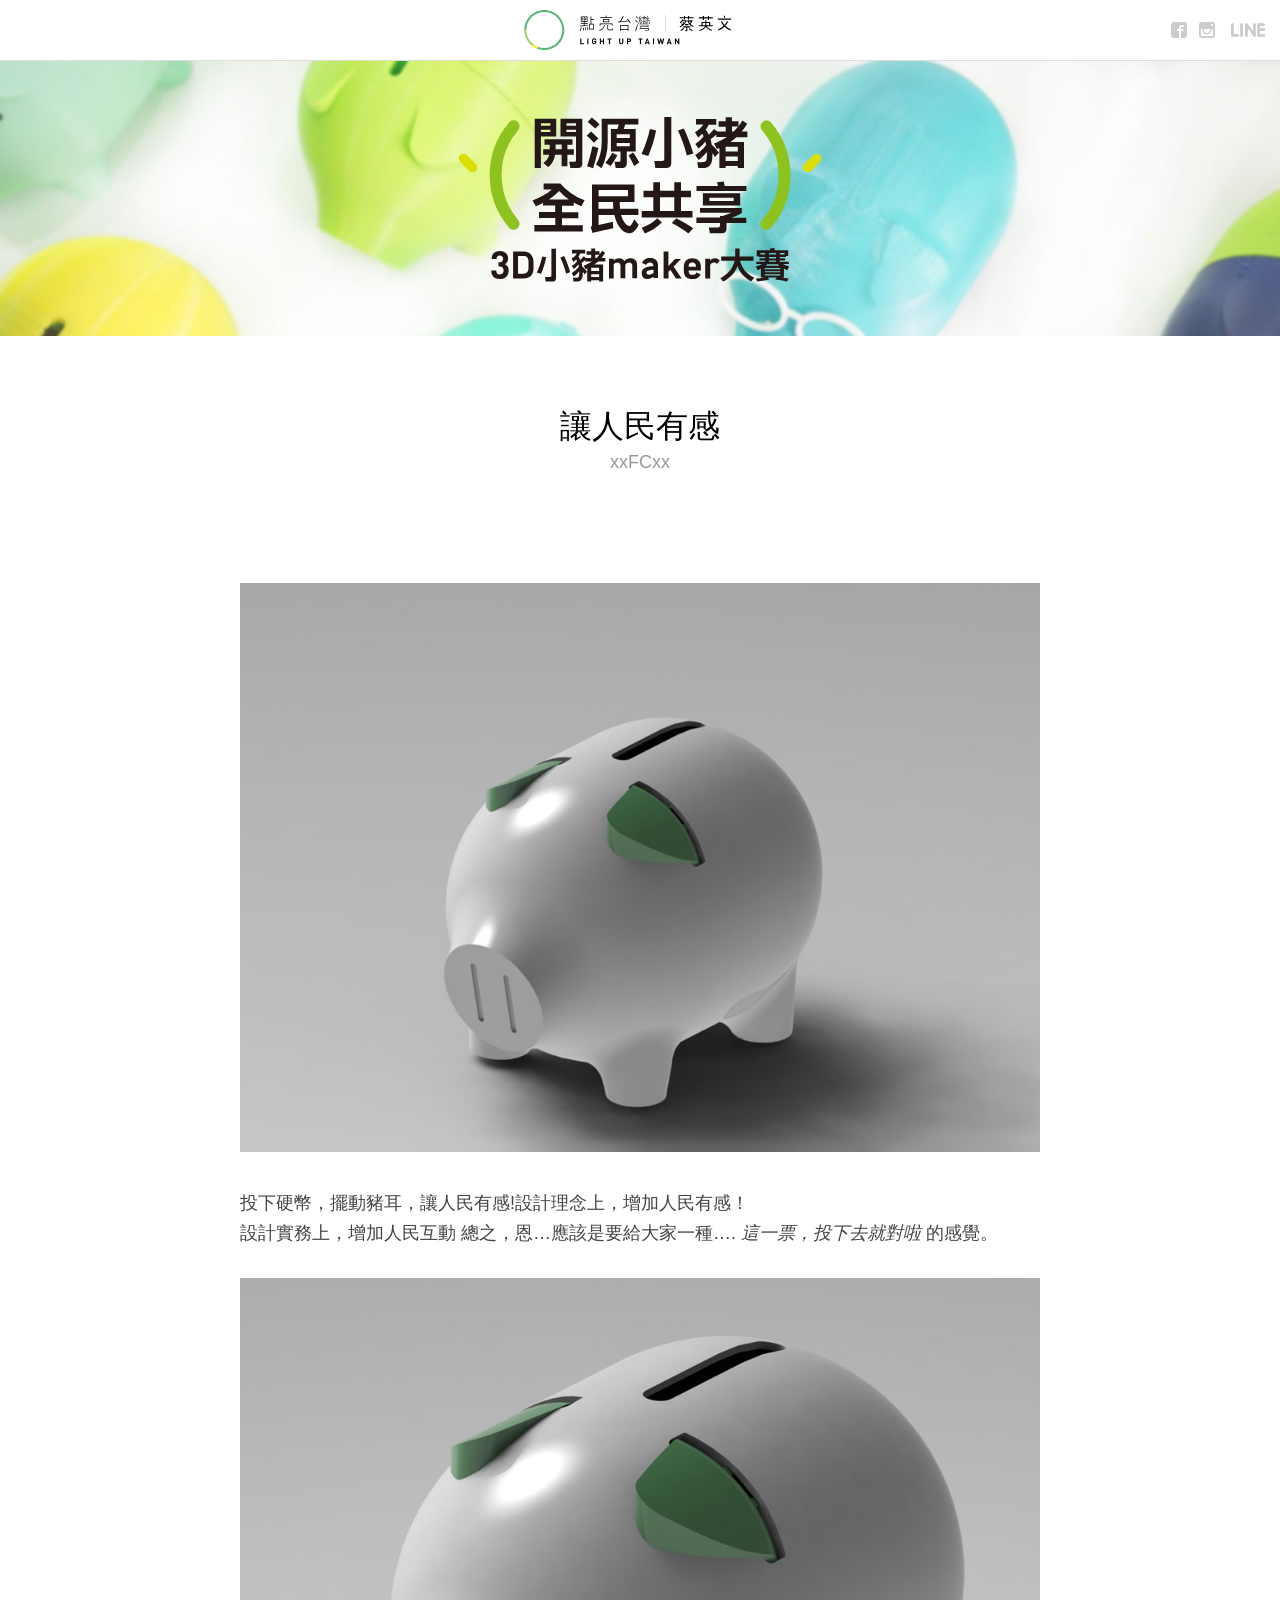
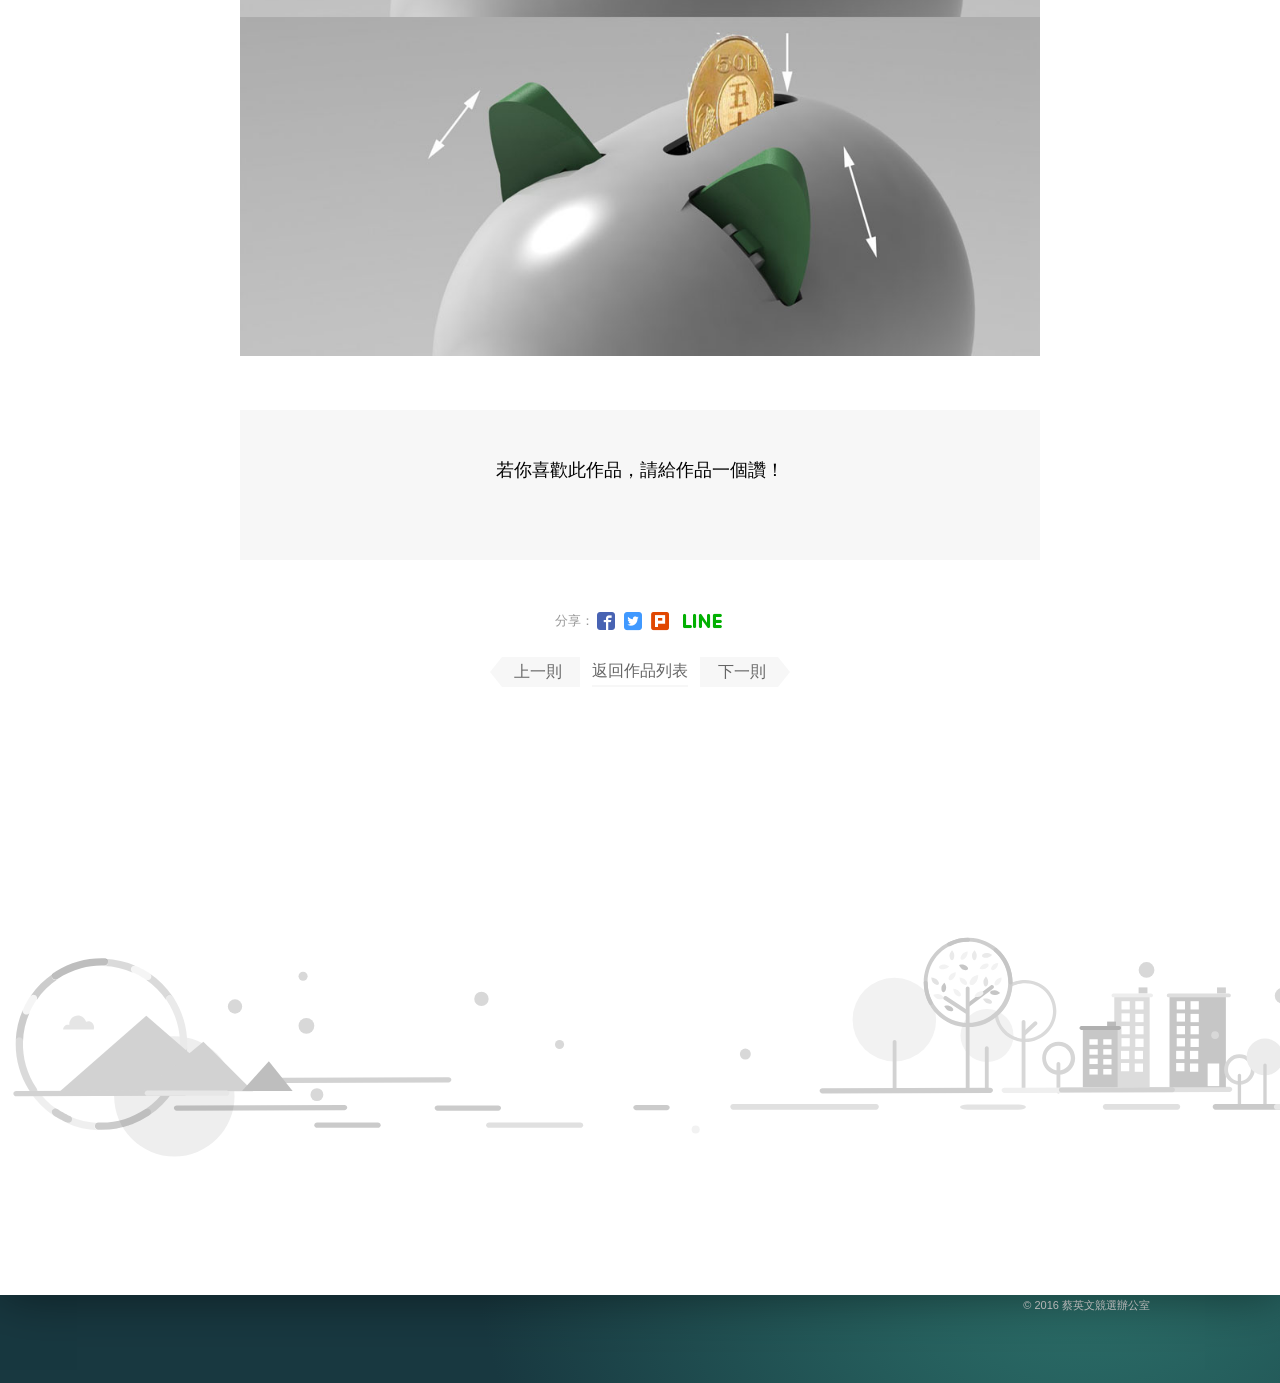
<file: post/9.html>
<!DOCTYPE html><html lang="zh-TW"><head><meta content="IE=edge,chrome=1" http-equiv="X-UA-Compatible"><meta charset="utf-8"><meta content="width=device-width, initial-scale=1" name="viewport"><link href="/stylesheets/all.css" media="screen" rel="stylesheet" type="text/css" />
<link href="/vendor/icomoon/style.css" media="screen" rel="stylesheet" type="text/css" /><script src="/vendor/modernizr.custom.76886.js" type="text/javascript"></script><script src="//ajax.googleapis.com/ajax/libs/jquery/1.10.2/jquery.min.js" type="text/javascript"></script>
<script src="/vendor/lazysizes.js" type="text/javascript"></script>
<script src="/vendor/macho.js" type="text/javascript"></script>
<script src="/vendor/jquery.waypoints.min.js" type="text/javascript"></script>
<script src="/javascripts/all.js" type="text/javascript"></script><!--[if IE]><link href="/stylesheets/ie.css" media="screen" rel="stylesheet" type="text/css" /><![endif]--><!--[if lt IE 9]><script src="//html5shim.googlecode.com/svn/trunk/html5.js" type="text/javascript"></script><![endif]--><title>讓人民有感｜3D 小豬 maker 大賽</title><meta content="開源小豬，全民共享, 3D 小豬 maker 大賽, 點亮台灣, 蔡英文" name="keywords"><meta content="3D 小豬 maker 大賽網路票選" name="description"><meta content="讓人民有感｜3D 小豬 maker 大賽" property="og:title"><meta content="開源小豬，全民共享 | 3D 小豬 maker 大賽" property="og:site_name"><meta content="/images/post/9.jpg" property="og:image"><meta content="投下硬幣，擺動豬耳，讓人民有感。" property="og:description"><meta content="website" property="og:type"><meta content="100002269303618" property="fb:admins"><meta content="1771807498" property="fb:admins"></head><body><div class="page"><div class="page-inner"><div class="header"><div class="logo"><a href="http://iing.tw">點亮台灣 Light UP TAIWAN</a></div><ul class="social-nav"><li><a class="facebook icon-facebook" href="https://www.facebook.com/tsaiingwen" target="_blank"></a></li><li><a class="instagra icon-instagram" href="https://instagram.com/dpp_on_line/" target="_blank"></a></li><li><a class="line icon-line" href="https://line.me/ti/p/%40jce7961i" target="_blank"></a></li></ul></div><div class="content"><div class="hero"><h1 class="logo"><a href="/">開源小豬全民共享</a></h1></div><div class="post"><div class="container container_single-article"><div class="post-header"><h2 class="post-title">讓人民有感</h2><span class="post-author">xxFCxx</span><div class="fb-like" data-action="like" data-colorscheme="light" data-href="http://piggyfaire.iing.tw/9.html" data-layout="button_count" data-share="false" data-show-faces="true"></div><img class="post-cover" src="/images/post/9.jpg"></div><div class="post-content article"><p>投下硬幣，擺動豬耳，讓人民有感!設計理念上，增加人民有感！<br />
設計實務上，增加人民互動 總之，恩&#8230;應該是要給大家一種&#8230;.  <i>這一票，投下去就對啦</i> 的感覺。<br /></p>

<p><img src="/images/post/9_1.jpg" alt="Alt text" /></p>
</div><div class="post-footer"><div class="post-vote"><span class="post-vote-text">若你喜歡此作品，<span class="no-wrap">請給作品一個讚！</span></span><span class="fb-like" data-action="like" data-colorscheme="light" data-href="http://piggyfaire.iing.tw/9.html" data-layout="button_count" data-share="false" data-show-faces="true"></span></div><div class="post-share"><span class="post-share-title">分享：</span><a class="post-share-btn icon-facebook" href="https://www.facebook.com/sharer/sharer.php?u=http://piggyfaire.iing.tw/post/9.html" target="_blank"></a><a class="post-share-btn icon-twitter" href="https://twitter.com/intent/tweet?hashtags=LightUpTaiwan,點亮台灣,開源小豬，全民共享,3D小豬maker大賽&amp;text=讓人民有感｜3D小豬maker大賽&amp;url=http://piggyfaire.iing.tw/post/9.html/&amp;via=iingwen" target="_blank"></a><a class="post-share-btn icon-plurk" href="http://www.plurk.com/?qualifier=shares&status=http://piggyfaire.iing.tw/post/9" target="_blank"></a><a class="post-share-btn icon-line" href="#" target="_blank"></a></div><div class="pager"><a class="pager-item prev" href="/post/8.html"><div class="pager-title">上一則</div></a><a class="pager-item pager-item_return" href="/#showcase">返回作品列表</a><a class="pager-item next" href="/post/10.html"><div class="pager-title">下一則</div></a></div></div><div id="fb-root"></div>
<script>(function(d, s, id) {
  var js, fjs = d.getElementsByTagName(s)[0];
  if (d.getElementById(id)) return;
  js = d.createElement(s); js.id = id;
  js.src = "//connect.facebook.net/zh_TW/sdk.js#xfbml=1&version=v2.5";
  fjs.parentNode.insertBefore(js, fjs);
}(document, 'script', 'facebook-jssdk'));</script>
</div></div></div><div class="page-bottom-illustrator"></div><div class="back-to-top-wrap"><a class="back-to-top" href="#top">Top</a></div></div><div class="site-info"><div class="container"><a href="#top"><div class="site-name">開源小豬，全民共享 | 3D 小豬 maker 大賽</div><div class="site-url">http://piggyfaire.iing.tw/</div></a></div></div></div><div class="footer"><div class="container"><div class="site-list"><a class="site" href="http://donate.iing.tw"><div class="site-logo site-logo_donate"></div><div class="site-meta site-title">蔡英文競選小額募款</div><div class="site-meta site-subtitle">donate.iing.tw</div></a><a class="site" href="http://melody.iing.tw"><div class="site-logo site-logo_melody"></div><div class="site-meta site-title">台灣美樂地</div><div class="site-meta site-subtitle">melody.iing.tw</div></a><a class="site" href="http://light.iing.tw"><div class="site-logo site-logo_hope"></div><div class="site-meta site-title">在地希望線上博覽會</div><div class="site-meta site-subtitle">light.iing.tw</div></a></div></div><div class="footer-logo"></div><div class="copy">&copy; 2016 蔡英文競選辦公室</div></div></body></html>
</file>
<file: vendor/icomoon/style.css>
@font-face {
	font-family: 'icomoon';
	src:url('fonts/icomoon.eot?gyjj9i');
	src:url('fonts/icomoon.eot?gyjj9i#iefix') format('embedded-opentype'),
		url('fonts/icomoon.ttf?gyjj9i') format('truetype'),
		url('fonts/icomoon.woff?gyjj9i') format('woff'),
		url('fonts/icomoon.svg?gyjj9i#icomoon') format('svg');
	font-weight: normal;
	font-style: normal;
}

[class^="icon-"], [class*=" icon-"] {
	font-family: 'icomoon';
	speak: none;
	font-style: normal;
	font-weight: normal;
	font-variant: normal;
	text-transform: none;
	line-height: 1;

	/* Better Font Rendering =========== */
	-webkit-font-smoothing: antialiased;
	-moz-osx-font-smoothing: grayscale;
}

.icon-global-light:before {
	content: "\e609";
}
.icon-download:before {
	content: "\e605";
}
.icon-search:before {
	content: "\e600";
}
.icon-facebook:before {
	content: "\e601";
}
.icon-instagram:before {
	content: "\e602";
}
.icon-line:before {
	content: "\e603";
}
.icon-plurk:before {
	content: "\e604";
}
.icon-twitter:before {
	content: "\e606";
}
.icon-youtube:before {
	content: "\e607";
}
.icon-global:before {
	content: "\e60a";
}
.icon-play:before {
	content: "\e800";
}
.icon-circle-up:before {
	content: "\e608";
}
</file>
